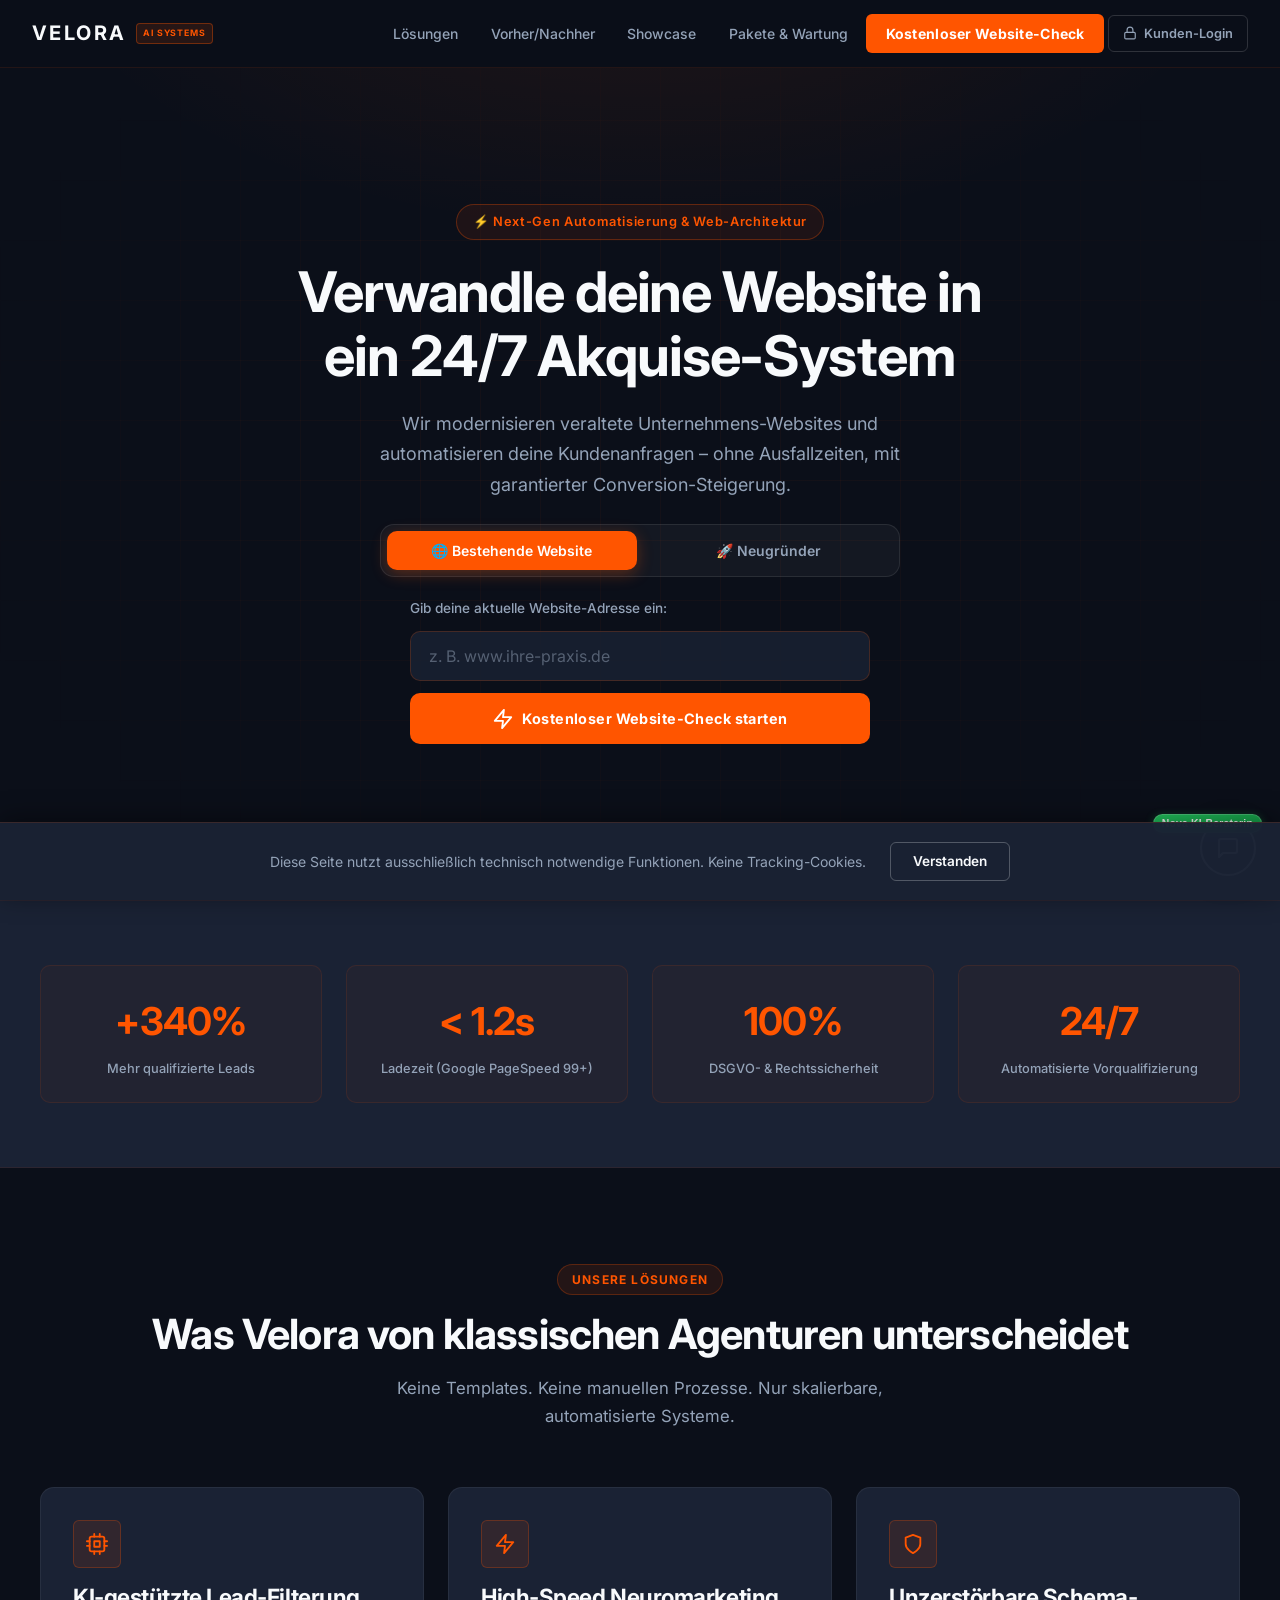
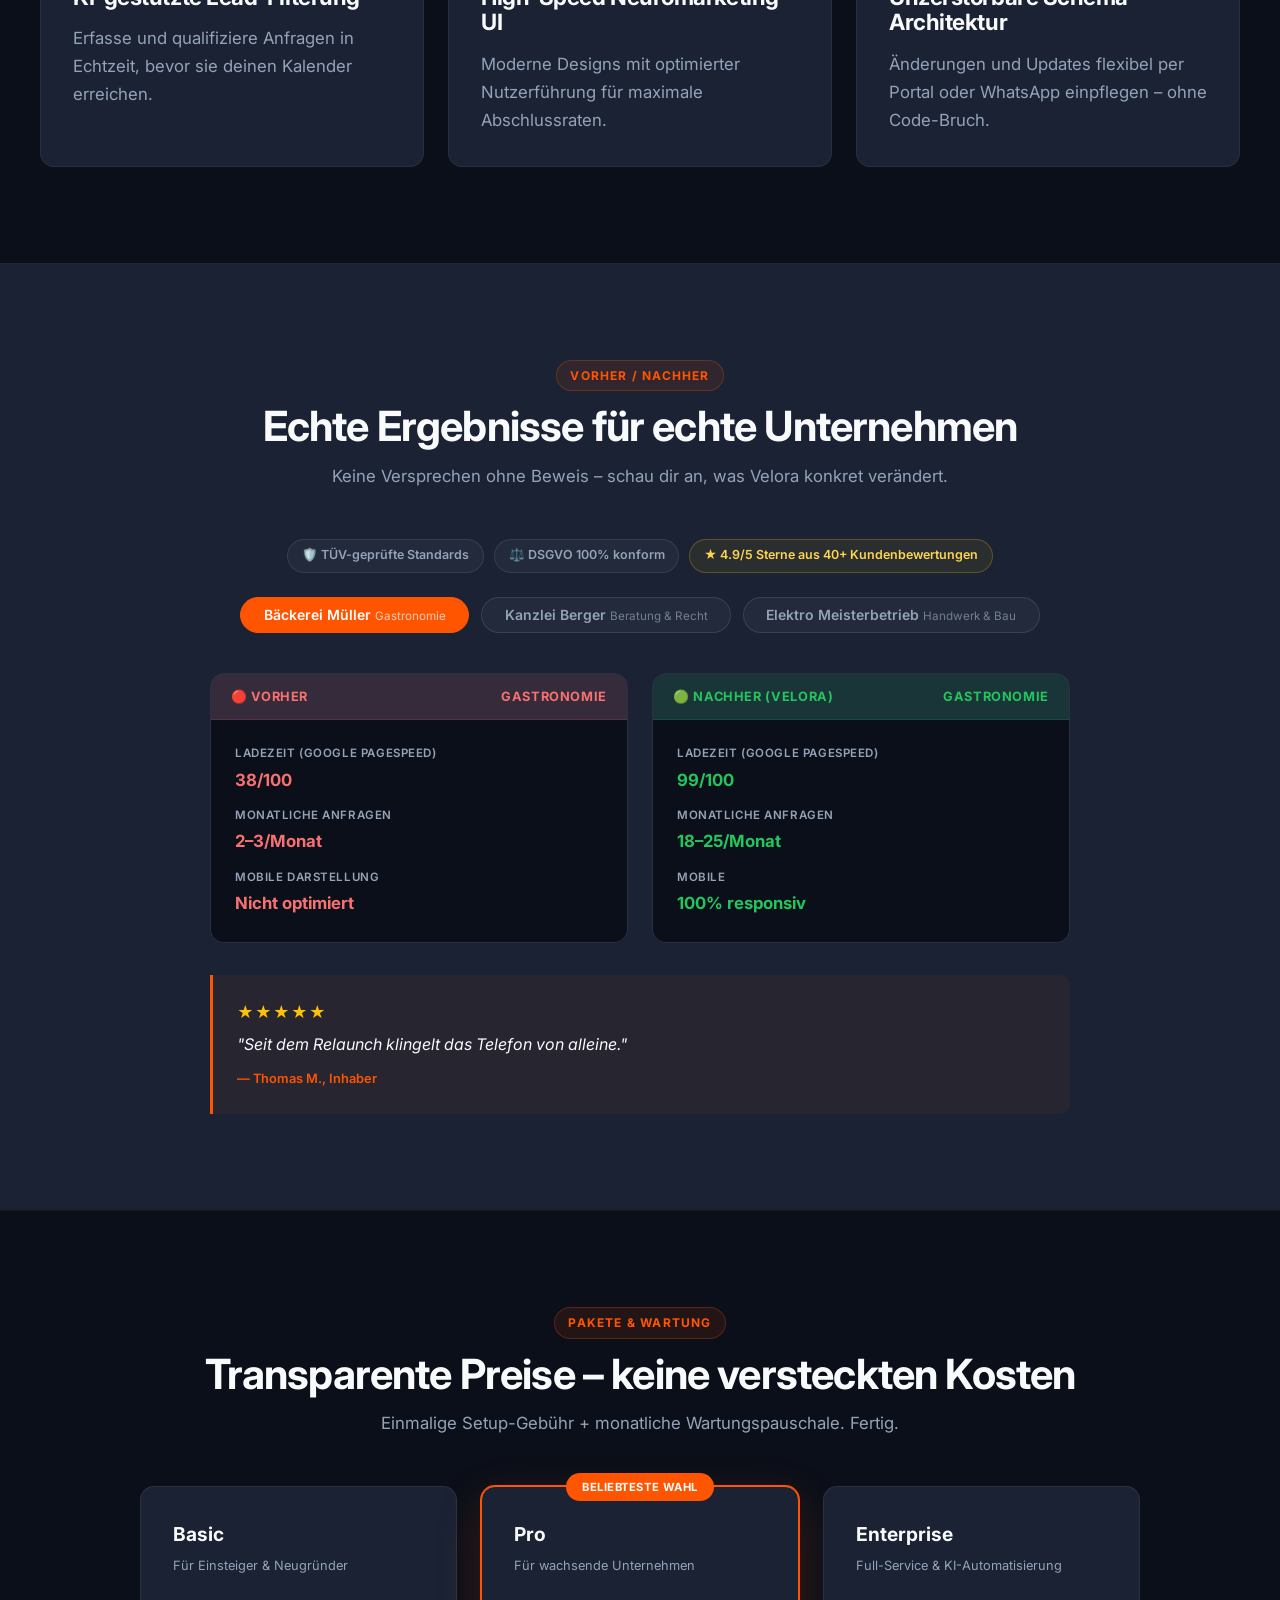
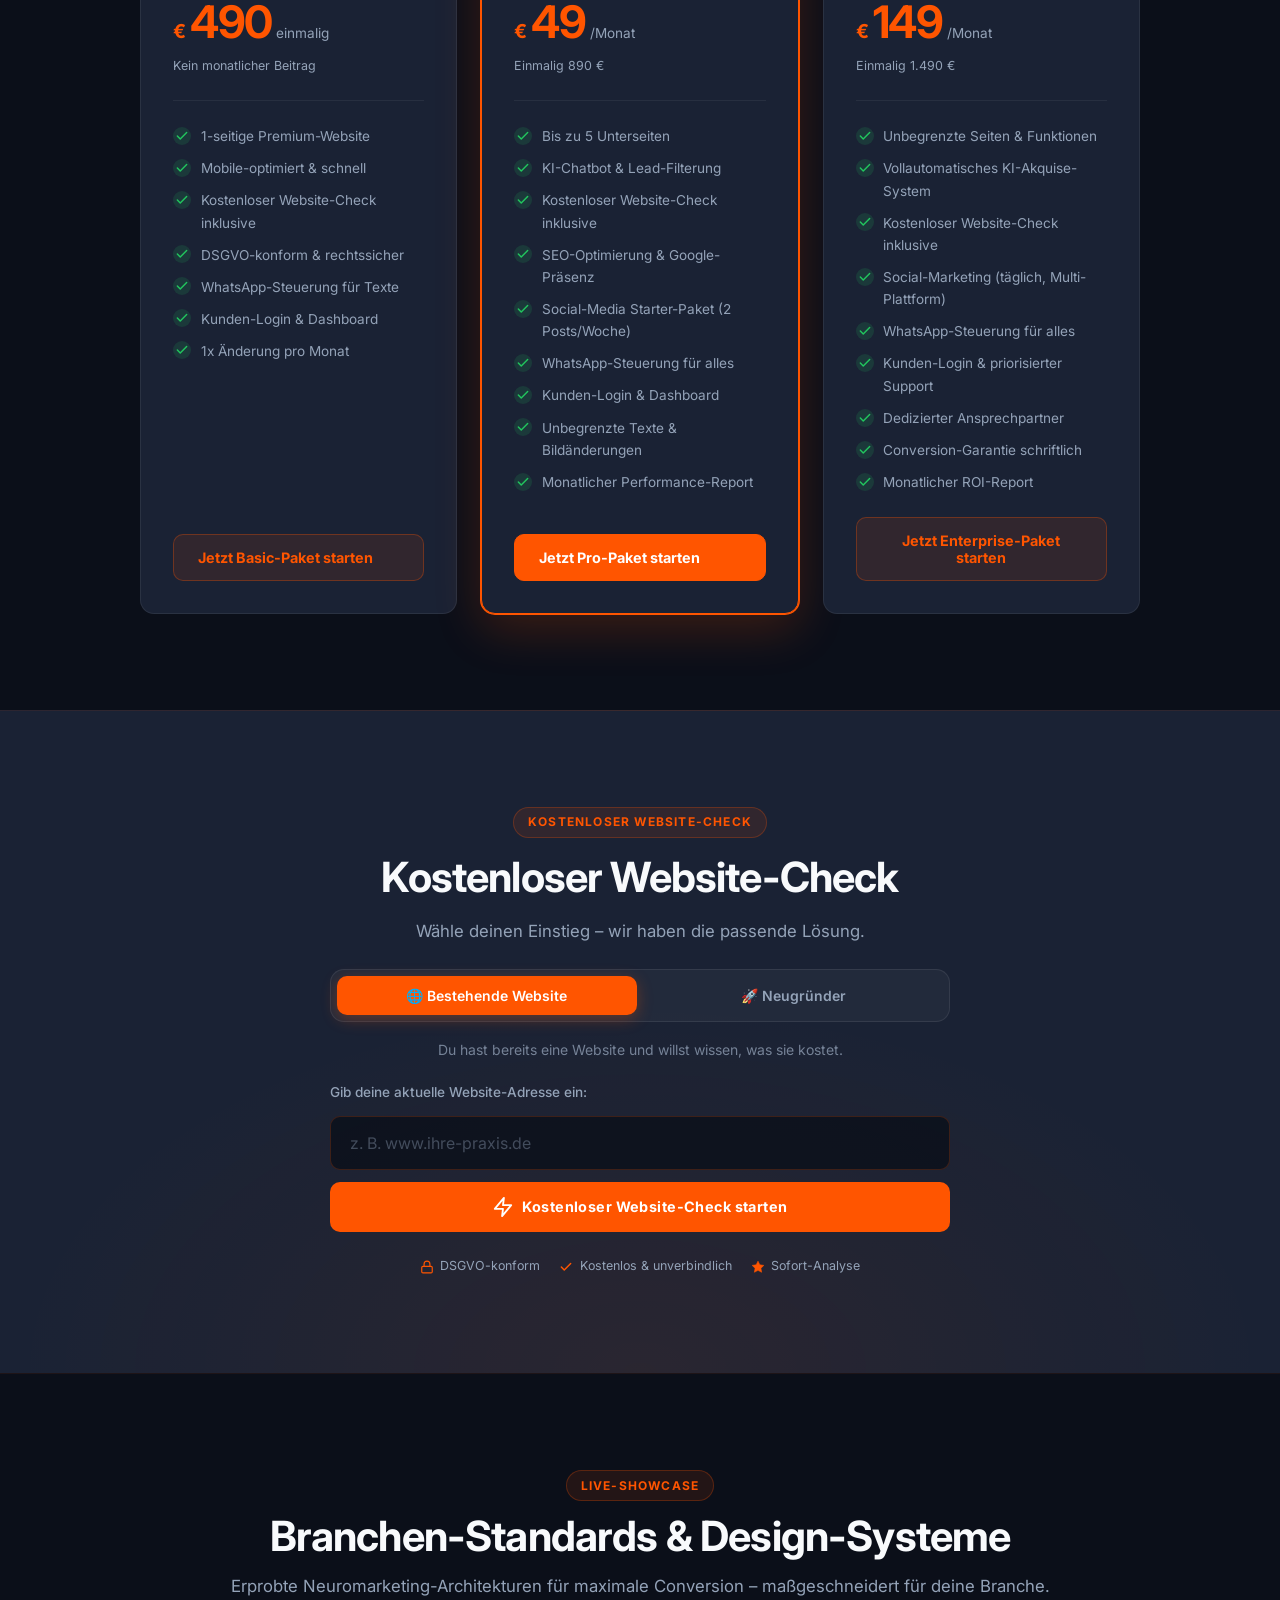
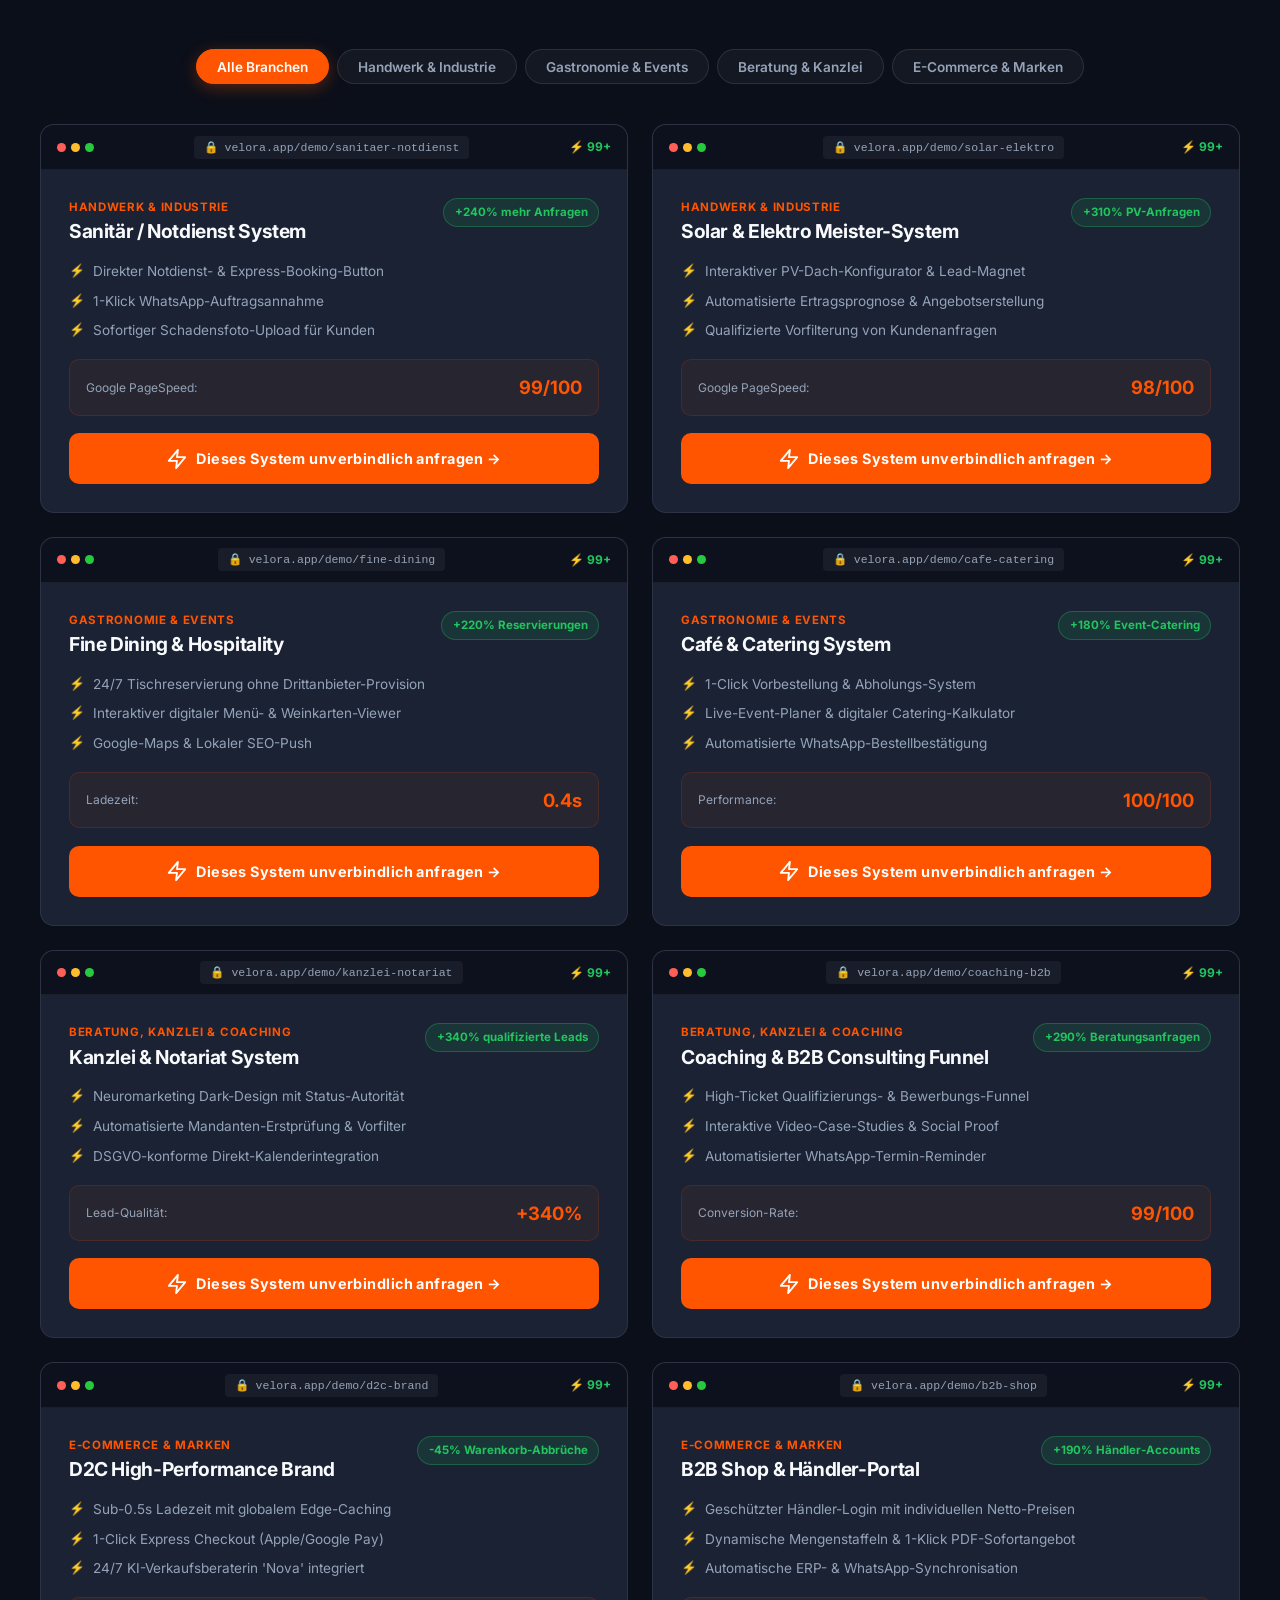
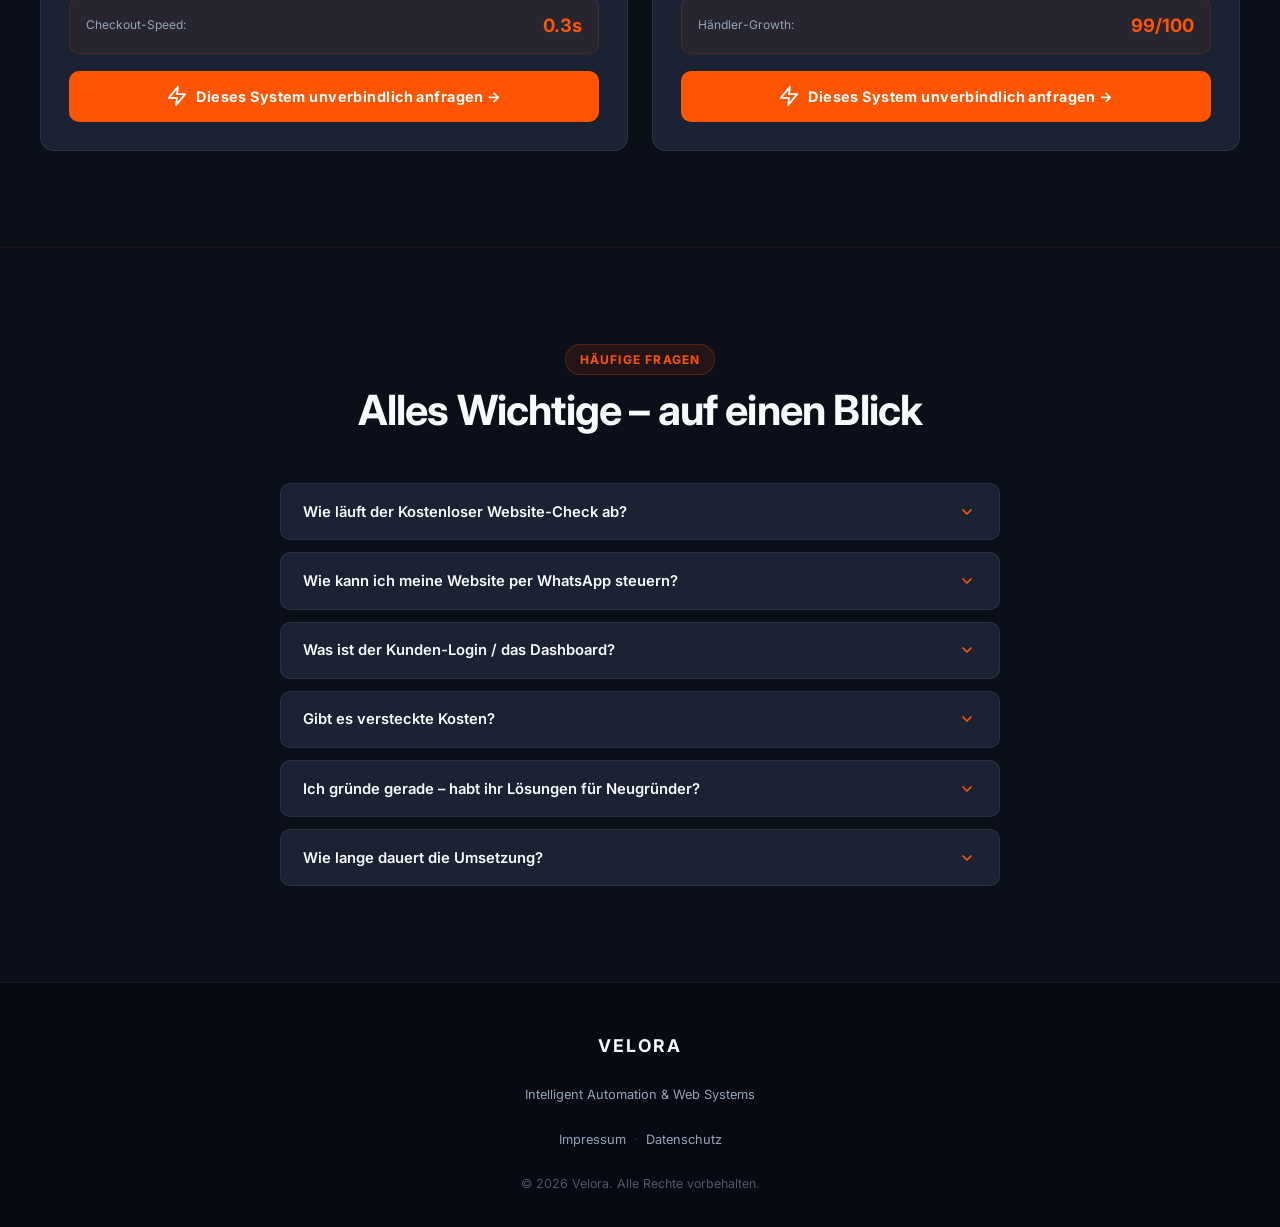
<file: index.html>
<!DOCTYPE html>
<html lang="de">

<head>
  <meta charset="UTF-8">
  <meta name="viewport" content="width=device-width, initial-scale=1.0">
  <title>Velora – Kostenloser Website-Check & KI-Webdesign-Agentur</title>
  <meta name="description"
    content="Velora modernisiert Websites und automatisiert Kundenanfragen – mit KI-gestützter Lead-Filterung. Kostenloser Website-Check für Speed, Mobile & SEO.">
  <meta name="robots" content="index, follow">
  <link rel="preconnect" href="https://fonts.googleapis.com">
  <link rel="preconnect" href="https://fonts.gstatic.com" crossorigin>
  <link rel="preload" href="https://fonts.googleapis.com/css2?family=Inter:wght@300;400;500;600;700&display=swap"
    as="style">
  <link href="https://fonts.googleapis.com/css2?family=Inter:wght@300;400;500;600;700&display=swap" rel="stylesheet"
    media="print" onload="this.media='all'">
  <noscript>
    <link href="https://fonts.googleapis.com/css2?family=Inter:wght@300;400;500;600;700&display=swap" rel="stylesheet">
  </noscript>
  <link rel="stylesheet" href="style.css">
</head>

<body>

  <!-- SLOT 1: Navbar -->
  <nav id="slot-navbar" class="navbar" role="navigation" aria-label="Hauptnavigation"></nav>

  <main>
    <!-- SLOT 2: Hero + 2-Wege-Funnel-Einstieg -->
    <header id="slot-hero" class="hero" role="banner"></header>

    <!-- SLOT 3: Social Proof / Metrics -->
    <section id="slot-metrics" class="metrics-section" aria-label="Leistungskennzahlen"></section>

    <!-- SLOT 4: Features / Lösungen -->
    <section id="slot-features" class="features-section" aria-label="Unsere Lösungen"></section>

    <!-- SLOT 4b: Vorher/Nachher Showcase -->
    <section id="slot-showcase" class="showcase-section" aria-label="Vorher/Nachher Vergleich"></section>

    <!-- SLOT 4c: Pakete & Preise -->
    <section id="slot-pricing" class="pricing-section" aria-label="Pakete und Preise"></section>

    <!-- SLOT 5: Kostenloser Website-Check / 2-Wege-Funnel -->
    <section id="slot-funnel" class="funnel-section" aria-label="Kostenloser Website-Check starten"></section>

    <!-- SLOT 5b: Live-Showcase & Template-Sektion -->
    <section id="slot-templates" class="templates-section" aria-label="Branchen-Standards & Design-Systeme"></section>

    <!-- SLOT 5c: FAQ -->
    <section id="slot-faq" class="faq-section" aria-label="Häufige Fragen"></section>
  </main>

  <!-- SLOT 6: Footer / Legal Hub -->
  <footer id="slot-footer" role="contentinfo"></footer>

  <!-- High-Converting Express-Anfragemodal -->
  <div id="inquiry-modal" class="inquiry-modal-overlay hidden" role="dialog" aria-modal="true"
    aria-labelledby="modal-headline">
    <div class="inquiry-modal-dialog">
      <button id="modal-close-btn" class="modal-close-btn" aria-label="Modal schließen" type="button">✕</button>

      <div class="modal-header">
        <span id="modal-pkg-badge" class="modal-pkg-badge">Ausgewählt: Pro Paket</span>
        <h3 id="modal-headline" class="modal-title">Kostenloses Strategiekonzept anfordern</h3>
        <p class="modal-subtitle">Wir analysieren deine Anforderungen und erstellen einen 100% maßgeschneiderten
          Umsetzungsplan.</p>
      </div>

      <form id="inquiry-form" class="modal-form" novalidate>
        <div class="modal-field">
          <label for="modal-name" class="modal-label">Dein Name oder Unternehmensname</label>
          <input type="text" id="modal-name" name="name" class="modal-input" placeholder="z. B. Dr. Markus Weber"
            required autocomplete="name">
        </div>

        <div class="modal-field">
          <label for="modal-phone" class="modal-label">
            WhatsApp / Mobilnummer
            <span class="modal-label-hint">⚡ Bevorzugter Express-Kanal</span>
          </label>
          <div class="modal-input-icon-wrap">
            <span class="modal-input-icon">📱</span>
            <input type="tel" id="modal-phone" name="phone" class="modal-input with-icon"
              placeholder="z. B. +49 171 2345678" required autocomplete="tel">
          </div>
        </div>

        <div class="modal-field">
          <label for="modal-email" class="modal-label">E-Mail-Adresse</label>
          <input type="email" id="modal-email" name="email" class="modal-input" placeholder="z. B. weber@unternehmen.de"
            required autocomplete="email">
        </div>

        <button type="submit" id="modal-submit-btn" class="btn-primary modal-submit-btn">
          <span>Kostenloses Strategiekonzept anfordern →</span>
        </button>

        <div class="modal-trust-line">
          <span>🔒 100% vertraulich</span>
          <span>·</span>
          <span>⚡ Antwort in unter 15 Min.</span>
          <span>·</span>
          <span>🤝 Keine Verkaufsmaschen</span>
        </div>
      </form>

      <div id="modal-success-state" class="modal-success hidden" aria-live="polite">
        <div class="modal-success-icon">✅</div>
        <h4>Anfrage erfolgreich eingegangen!</h4>
        <p id="modal-success-msg">Vielen Dank! Wir erstellen dein maßgeschneidertes Strategiekonzept und melden uns in
          weniger als 15 Minuten bei dir.</p>
        <a id="modal-wa-direct-btn" href="#" target="_blank" rel="noopener noreferrer"
          class="btn-secondary modal-wa-btn">
          <span>💬 Direkt auf WhatsApp chatten</span>
        </a>
      </div>
    </div>
  </div>

  <!-- Cookie Banner (JS-injiziert) -->
  <div id="cookie-banner" class="cookie-banner hidden" role="dialog" aria-label="Cookie-Hinweis">
    <p>Diese Seite nutzt ausschließlich technisch notwendige Funktionen. Keine Tracking-Cookies.</p>
    <button id="accept-cookies" class="btn-outline">Verstanden</button>
  </div>



  <!-- 24/7 Nova KI-Beraterin Chatbot Widget -->
  <div id="chatbot-widget" class="chatbot-widget" aria-label="Nova KI-Beraterin">
    <button id="chatbot-toggle" class="chatbot-toggle-btn" aria-expanded="false" aria-controls="chatbot-window">
      <svg xmlns="http://www.w3.org/2000/svg" width="24" height="24" viewBox="0 0 24 24" fill="none"
        stroke="currentColor" stroke-width="2" stroke-linecap="round" stroke-linejoin="round" aria-hidden="true">
        <path d="M21 15a2 2 0 0 1-2 2H7l-4 4V5a2 2 0 0 1 2-2h14a2 2 0 0 1 2 2z" />
      </svg>
      <span class="chatbot-badge">Nova KI-Beraterin</span>
    </button>
    <div id="chatbot-window" class="chatbot-window hidden" role="dialog" aria-label="Nova KI-Beraterin Chat">
      <!-- Mobiler Drag-Handle -->
      <div class="chatbot-drag-handle-wrap" id="chatbot-drag-handle-area" aria-hidden="true">
        <div class="chatbot-drag-handle"></div>
      </div>

      <div class="chatbot-header" id="chatbot-header">
        <div class="chatbot-header-info">
          <span class="chatbot-nova-name">⚡ Nova</span>
          <span class="chatbot-status">● Online – 24/7 KI-Beraterin</span>
        </div>
        <div style="display:flex;align-items:center;gap:0.5rem;">
          <button id="chatbot-mute" class="chatbot-mute-btn" type="button" aria-label="Ton aus"
            title="Ton ein/aus">🔊</button>
          <button id="chatbot-close" class="chatbot-close-btn" type="button" aria-label="Chat schließen"
            title="Chat schließen">✕</button>
        </div>
      </div>
      <div class="chatbot-body" id="chatbot-messages">
        <div class="chat-msg bot">
          <p>Hallo! Ich bin <strong>Nova</strong>, deine KI-Beraterin von Velora. Ich helfe dir bei Fragen zu Preisen,
            Website-Check, WhatsApp-Steuerung und mehr. Wie kann ich dir helfen?</p>
        </div>
        <div class="chatbot-quick-btns">
          <button class="quick-btn" data-query="Preise">💶 Preise</button>
          <button class="quick-btn" data-query="Website-Check">🔍 Website-Check</button>
          <button class="quick-btn" data-query="WhatsApp">📱 WhatsApp</button>
          <button class="quick-btn" data-query="Neugründer">🚀 Neugründer</button>
        </div>
      </div>
      <div class="chatbot-input-area">
        <label for="chatbot-input" class="visually-hidden">Deine Nachricht</label>
        <input type="text" id="chatbot-input" placeholder="Frage eingeben..." autocomplete="off" maxlength="300">
        <button id="chatbot-send" aria-label="Senden">
          <svg xmlns="http://www.w3.org/2000/svg" width="16" height="16" viewBox="0 0 24 24" fill="none"
            stroke="currentColor" stroke-width="2.5" stroke-linecap="round" stroke-linejoin="round" aria-hidden="true">
            <line x1="22" y1="2" x2="11" y2="13" />
            <polygon points="22 2 15 22 11 13 2 9 22 2" />
          </svg>
          Senden
        </button>
      </div>
    </div>
  </div>

  <script src="script.js" defer></script>
</body>

</html>
</file>
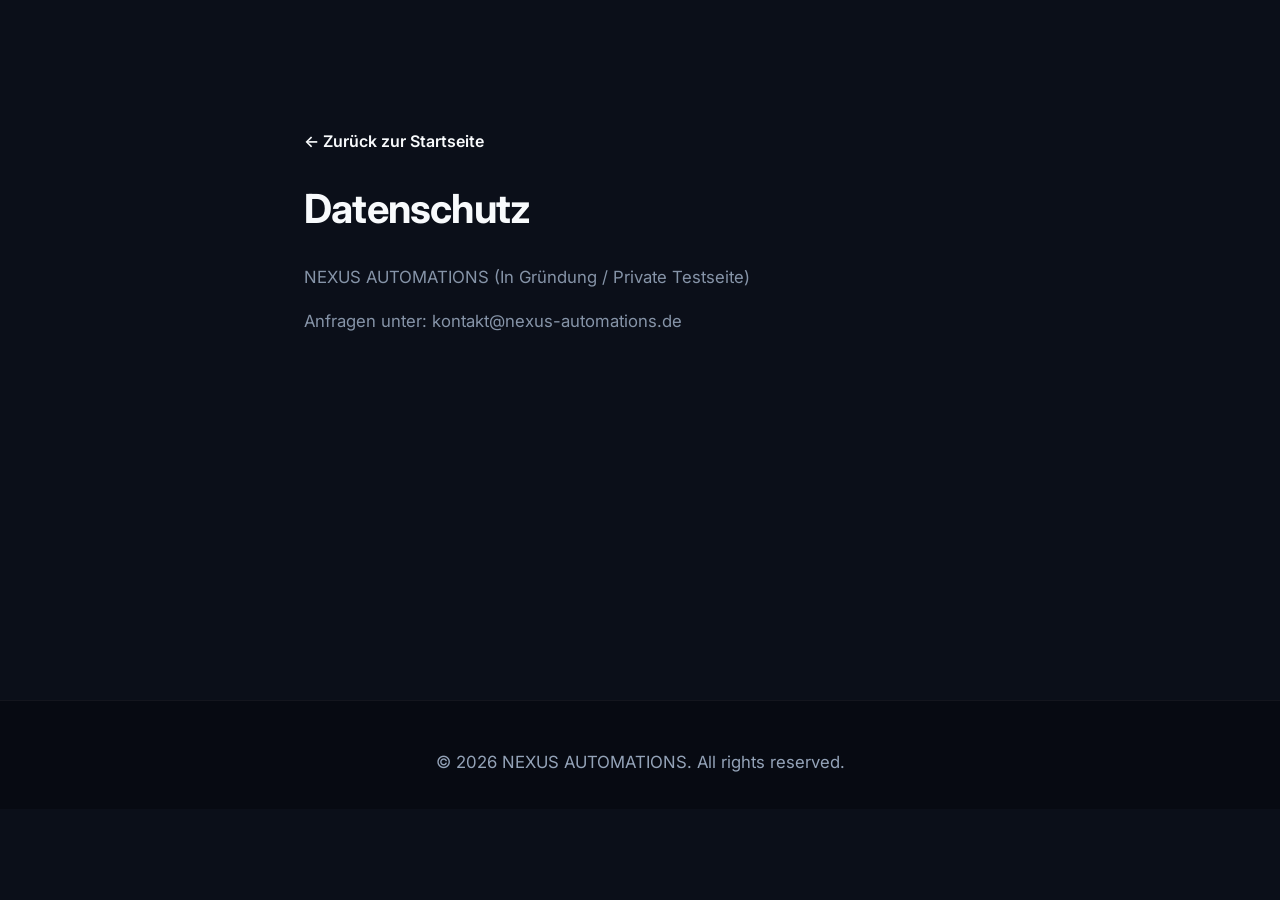
<file: datenschutz.html>
<!DOCTYPE html>
<html lang="de">
<head>
    <meta charset="UTF-8">
    <meta name="viewport" content="width=device-width, initial-scale=1.0">
    <title>Datenschutz | NEXUS AUTOMATIONS</title>
    <link rel="stylesheet" href="style.css">
    <link rel="preconnect" href="https://fonts.googleapis.com">
    <link rel="preconnect" href="https://fonts.gstatic.com" crossorigin>
    <link href="https://fonts.googleapis.com/css2?family=Inter:wght@300;400;600&family=Playfair+Display:wght@400;600&display=swap" rel="stylesheet">
    <style>
        .legal-content {
            padding: 8rem 5%;
            max-width: 800px;
            margin: 0 auto;
            min-height: calc(100vh - 200px);
        }
        .legal-content h1 {
            margin-bottom: 2rem;
            text-align: left;
            font-size: 2.5rem;
        }
        .legal-content p {
            margin-bottom: 1rem;
            opacity: 0.9;
        }
        .back-link {
            display: inline-block;
            margin-bottom: 2rem;
            color: var(--accent-color);
            text-decoration: none;
            font-weight: 600;
        }
    </style>
</head>
<body>
    <main>
        <section class="legal-content">
            <a href="index.html" class="back-link">&larr; Zurück zur Startseite</a>
            <h1>Datenschutz</h1>
            <p>NEXUS AUTOMATIONS (In Gründung / Private Testseite)</p>
            <p>Anfragen unter: <a href="mailto:kontakt@nexus-automations.de" style="color: var(--accent-color);">kontakt@nexus-automations.de</a></p>
        </section>
    </main>

    <footer>
        <p>&copy; 2026 NEXUS AUTOMATIONS. All rights reserved.</p>
    </footer>
</body>
</html>
</file>
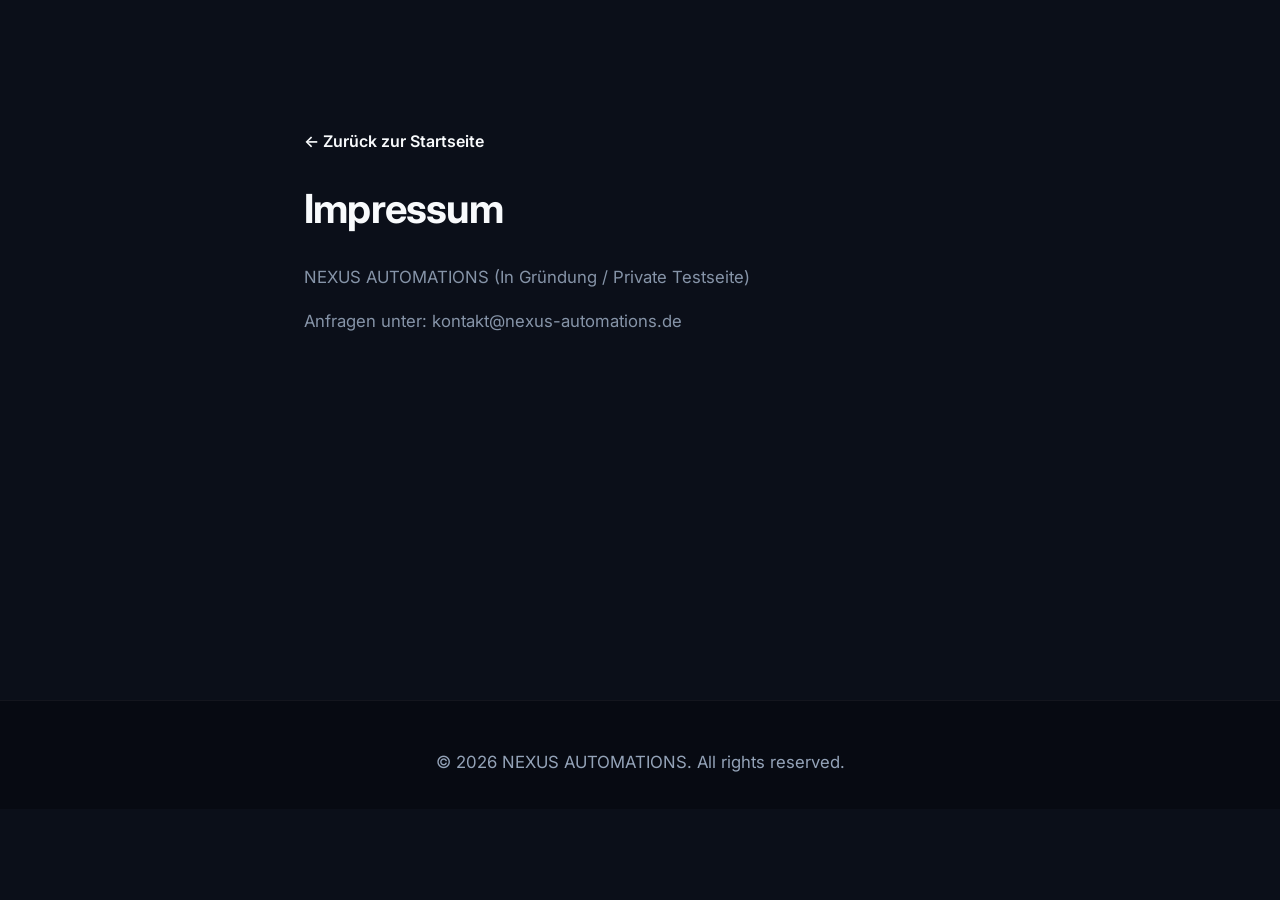
<file: impressum.html>
<!DOCTYPE html>
<html lang="de">
<head>
    <meta charset="UTF-8">
    <meta name="viewport" content="width=device-width, initial-scale=1.0">
    <title>Impressum | NEXUS AUTOMATIONS</title>
    <link rel="stylesheet" href="style.css">
    <link rel="preconnect" href="https://fonts.googleapis.com">
    <link rel="preconnect" href="https://fonts.gstatic.com" crossorigin>
    <link href="https://fonts.googleapis.com/css2?family=Inter:wght@300;400;600&family=Playfair+Display:wght@400;600&display=swap" rel="stylesheet">
    <style>
        .legal-content {
            padding: 8rem 5%;
            max-width: 800px;
            margin: 0 auto;
            min-height: calc(100vh - 200px);
        }
        .legal-content h1 {
            margin-bottom: 2rem;
            text-align: left;
            font-size: 2.5rem;
        }
        .legal-content p {
            margin-bottom: 1rem;
            opacity: 0.9;
        }
        .back-link {
            display: inline-block;
            margin-bottom: 2rem;
            color: var(--accent-color);
            text-decoration: none;
            font-weight: 600;
        }
    </style>
</head>
<body>
    <main>
        <section class="legal-content">
            <a href="index.html" class="back-link">&larr; Zurück zur Startseite</a>
            <h1>Impressum</h1>
            <p>NEXUS AUTOMATIONS (In Gründung / Private Testseite)</p>
            <p>Anfragen unter: <a href="mailto:kontakt@nexus-automations.de" style="color: var(--accent-color);">kontakt@nexus-automations.de</a></p>
        </section>
    </main>

    <footer>
        <p>&copy; 2026 NEXUS AUTOMATIONS. All rights reserved.</p>
    </footer>
</body>
</html>
</file>
<file: style.css>
/* ============================================================
   VELORA – style.css
   Engine-Datei: KEINE direkten Brand-Werte hier.
   Alle Tokens werden via :root CSS-Variablen aus script.js gesetzt.
   Rule 00: Layout IMMER flex-direction:column / width:100%
   Rule 02: 60-30-10 Neuromarketing Dark-Theme (Schwarz / Slate / Orange)

   MOBILE-FIRST (Modul-Schritt 1)
   • Breakpoint 767px: Hamburger-Menü, Floating-Zonen, Chatbot-Fullscreen
   • Breakpoint 480px: Kleine Screens, fluide clamp()-Werte
   • Floating-CTA: rechts-unten | Nova-Icon: links-unten — NO-OVERLAP
   • Chatbot: isoliertes Fullscreen-Modal auf Mobile (z-index 1200)
   ============================================================ */

/* ---------- RESET & BASE ---------- */
*,
*::before,
*::after {
  margin: 0;
  padding: 0;
  box-sizing: border-box;
}

html {
  scroll-behavior: smooth;
  font-size: 16px;
  /* Mobile-Unfreeze: immer scrollbar */
  overflow-y: auto;
}

body {
  background-color: var(--color-primary, #0B0F19);
  color: var(--color-text-primary, #F8FAFC);
  font-family: var(--font-family, 'Inter', sans-serif);
  line-height: 1.65;
  overflow-x: hidden;
  /* Mobile-Unfreeze: kein globaler overflow-hidden ausser explizit gesetzt */
  overflow-y: auto;
  -webkit-font-smoothing: antialiased;
  -moz-osx-font-smoothing: grayscale;
  text-rendering: optimizeLegibility;
}

/* Gestochen scharfe Lesbarkeit: KEIN Blur auf Hauptstrukturen */
body,
header,
main,
#slot-hero,
.hero,
.navbar,
footer,
section {
  backdrop-filter: none !important;
  -webkit-backdrop-filter: none !important;
  filter: none !important;
}

/* ---------- TYPOGRAPHY ---------- */
h1,
h2,
h3,
h4 {
  font-weight: var(--heading-weight, 700);
  line-height: 1.15;
  letter-spacing: -0.02em;
}

h1 {
  font-size: clamp(2rem, 5vw, 3.5rem);
}

h2 {
  font-size: clamp(1.6rem, 3.5vw, 2.6rem);
}

h3 {
  font-size: clamp(1.1rem, 2.5vw, 1.4rem);
}

p {
  font-size: clamp(0.95rem, 2vw, 1.05rem);
  color: var(--color-text-secondary, #94A3B8);
  word-break: break-word;
}

a {
  color: var(--color-accent, #FF5500);
  text-decoration: none;
  transition: opacity 0.2s ease;
}

a:hover {
  opacity: 0.8;
}

/* ---------- UTILITY ---------- */
.hidden {
  display: none !important;
}

.visually-hidden {
  position: absolute;
  width: 1px;
  height: 1px;
  margin: -1px;
  overflow: hidden;
  clip: rect(0, 0, 0, 0);
  white-space: nowrap;
  border: 0;
}

.container {
  width: 100%;
  max-width: var(--container-width, 1200px);
  margin: 0 auto;
  padding: 0 1.5rem;
}

/* ---------- SLOT 1: NAVBAR ---------- */
.navbar {
  position: fixed;
  top: 0;
  left: 0;
  right: 0;
  z-index: 900;
  display: flex;
  align-items: center;
  justify-content: space-between;
  padding: 0 2rem;
  height: 68px;
  background: rgba(11, 15, 25, 0.98);
  border-bottom: 1px solid color-mix(in srgb, var(--color-accent, #FF5500) 10%, transparent);
  transition: background 0.3s ease;
}

.navbar.scrolled {
  background: rgba(11, 15, 25, 0.98);
  box-shadow: 0 4px 30px rgba(0, 0, 0, 0.5);
}

/* Logo */
.navbar-logo {
  display: flex;
  align-items: center;
  gap: 0.6rem;
  text-decoration: none;
}

.logo-text {
  font-size: 1.25rem;
  font-weight: 700;
  letter-spacing: 0.12em;
  color: var(--color-text-primary, #F8FAFC);
}

.logo-badge {
  font-size: 0.55rem;
  font-weight: 700;
  letter-spacing: 0.1em;
  color: var(--color-accent, #FF5500);
  background: rgba(255, 85, 0, 0.12);
  border: 1px solid rgba(255, 85, 0, 0.35);
  padding: 2px 6px;
  border-radius: 4px;
  white-space: nowrap;
}

/* Nav links */
.navbar-nav {
  display: flex;
  align-items: center;
  gap: 0.25rem;
  list-style: none;
}

.nav-item a {
  display: block;
  padding: 0.5rem 0.9rem;
  font-size: 0.875rem;
  font-weight: 500;
  color: var(--color-text-secondary, #94A3B8);
  border-radius: var(--radius-sm, 6px);
  transition: color 0.2s, background 0.2s;
}

.nav-item a:hover {
  color: var(--color-text-primary, #F8FAFC);
  background: rgba(255, 255, 255, 0.05);
  opacity: 1;
}

/* Nav CTA – Orange */
.nav-item.is-cta a {
  background: var(--color-accent, #FF5500);
  color: #fff !important;
  font-weight: 700;
  padding: 0.5rem 1.2rem;
  border-radius: var(--radius-sm, 6px);
  letter-spacing: 0.02em;
  transition: background 0.2s, transform 0.15s, box-shadow 0.2s;
}

.nav-item.is-cta a:hover {
  background: var(--color-accent-hover, #E04B00);
  transform: translateY(-1px);
  box-shadow: 0 4px 16px rgba(255, 85, 0, 0.4);
  opacity: 1;
}

/* Portal-Login Button */
.nav-item.is-portal-link a {
  display: flex;
  align-items: center;
  gap: 0.4rem;
  font-size: 0.8rem;
  font-weight: 600;
  color: var(--color-text-secondary, #94A3B8) !important;
  border: 1px solid rgba(255, 255, 255, 0.15);
  border-radius: var(--radius-sm, 6px);
  padding: 0.45rem 0.9rem;
  transition: border-color 0.2s, color 0.2s;
}

.nav-item.is-portal-link a:hover {
  border-color: var(--color-accent, #FF5500);
  color: var(--color-text-primary, #F8FAFC) !important;
  opacity: 1;
}

/* ---------- SLOT 2: HERO ---------- */
.hero {
  position: relative;
  min-height: 100vh;
  display: flex;
  align-items: center;
  justify-content: center;
  padding: 8rem 1.5rem 5rem;
  overflow: hidden;
  background: radial-gradient(ellipse 80% 60% at 50% -10%, rgba(255, 85, 0, 0.10) 0%, transparent 60%),
    var(--color-primary, #0B0F19);
}

/* Animated grid */
.hero::before {
  content: '';
  position: absolute;
  inset: 0;
  background-image:
    linear-gradient(rgba(255, 85, 0, 0.04) 1px, transparent 1px),
    linear-gradient(90deg, rgba(255, 85, 0, 0.04) 1px, transparent 1px);
  background-size: 60px 60px;
  mask-image: radial-gradient(ellipse at center, black 30%, transparent 80%);
  -webkit-mask-image: radial-gradient(ellipse at center, black 30%, transparent 80%);
  pointer-events: none;
}

.hero-inner {
  position: relative;
  z-index: 1;
  width: 100%;
  max-width: 780px;
  text-align: center;
  display: flex;
  flex-direction: column;
  align-items: center;
  gap: 1.25rem;
  animation: heroFadeUp 0.6s ease both;
}

.hero-badge {
  display: inline-flex;
  align-items: center;
  gap: 0.5rem;
  font-size: 0.8rem;
  font-weight: 600;
  letter-spacing: 0.05em;
  color: var(--color-accent, #FF5500);
  background: rgba(255, 85, 0, 0.08);
  border: 1px solid rgba(255, 85, 0, 0.3);
  padding: 0.4rem 1rem;
  border-radius: 999px;
}

.hero-headline {
  color: var(--color-text-primary, #F8FAFC);
  max-width: 700px;
}

.hero-headline em {
  font-style: normal;
  color: var(--color-accent, #FF5500);
}

.hero-subheadline {
  max-width: 580px;
  font-size: clamp(1rem, 2vw, 1.125rem);
  color: var(--color-text-secondary, #94A3B8);
  line-height: 1.7;
}

/* Hero 2-Wege-Funnel Tabs */
.hero-tabs {
  display: flex;
  width: 100%;
  max-width: 520px;
  background: rgba(255, 255, 255, 0.04);
  border: 1px solid rgba(255, 255, 255, 0.09);
  border-radius: var(--radius-lg, 14px);
  padding: 0.35rem;
  gap: 0.35rem;
  margin-top: 0.25rem;
}

.hero-tab-btn {
  flex: 1;
  display: flex;
  align-items: center;
  justify-content: center;
  gap: 0.5rem;
  padding: 0.7rem 1rem;
  font-family: inherit;
  font-size: 0.875rem;
  font-weight: 600;
  background: transparent;
  border: none;
  border-radius: var(--radius-md, 10px);
  color: var(--color-text-secondary, #94A3B8);
  cursor: pointer;
  transition: all 0.2s ease;
}

.hero-tab-btn.active {
  background: var(--color-accent, #FF5500);
  color: #fff;
  box-shadow: 0 4px 16px rgba(255, 85, 0, 0.3);
}

.hero-tab-btn:not(.active):hover {
  background: rgba(255, 255, 255, 0.06);
  color: var(--color-text-primary, #F8FAFC);
}

.hero-tab-content {
  display: none;
  width: 100%;
  max-width: 540px;
  animation: heroFadeUp 0.3s ease both;
}

.hero-tab-content.active {
  display: flex;
  flex-direction: column;
  align-items: center;
  width: 100%;
}

.hero-founder-wrapper {
  display: flex;
  flex-direction: column;
  width: 100%;
  gap: 0.75rem;
}

.hero-founder-desc {
  font-size: 0.875rem;
  color: var(--color-text-secondary, #94A3B8);
  text-align: center;
}

/* Hero CTA buttons (Rule 00: vertikal gestapelt auf Mobile) */
.hero-cta-group {
  display: flex;
  flex-direction: column;
  width: 100%;
  max-width: 420px;
  gap: 0.75rem;
  align-items: stretch;
}

@media (min-width: 480px) {
  .hero-cta-group {
    flex-direction: row;
    justify-content: center;
    max-width: none;
    width: auto;
  }
}

/* Hero Lead-Form (Rule 00: vertikal) */
.hero-form {
  display: flex;
  flex-direction: column;
  width: 100%;
  max-width: 460px;
  gap: 0.75rem;
}

.hero-form-label {
  text-align: left;
  font-size: 0.85rem;
  font-weight: 500;
  color: var(--color-text-secondary, #94A3B8);
}

.hero-form-input {
  width: 100%;
  box-sizing: border-box;
  padding: 0.875rem 1.1rem;
  background: rgba(26, 34, 52, 0.8);
  border: 1px solid rgba(255, 85, 0, 0.2);
  border-radius: var(--radius-md, 10px);
  color: var(--color-text-primary, #F8FAFC);
  font-family: inherit;
  font-size: 1rem;
  transition: border-color 0.25s, box-shadow 0.25s;
}

.hero-form-input::placeholder {
  color: rgba(148, 163, 184, 0.5);
}

.hero-form-input:focus {
  outline: none;
  border-color: var(--color-accent, #FF5500);
  box-shadow: 0 0 0 3px rgba(255, 85, 0, 0.12);
}

.hero-form-input.error {
  border-color: #f87171;
  box-shadow: 0 0 0 3px rgba(248, 113, 113, 0.12);
}

.hero-form-error {
  font-size: 0.8rem;
  color: #f87171;
  text-align: left;
  display: none;
}

.hero-form-error.visible {
  display: block;
}

/* ---------- BUTTONS ---------- */
.btn-primary {
  display: inline-flex;
  align-items: center;
  justify-content: center;
  gap: 0.5rem;
  padding: 0.9rem 1.8rem;
  background: var(--color-accent, #FF5500);
  color: #fff;
  font-family: inherit;
  font-size: 0.9rem;
  font-weight: 700;
  letter-spacing: 0.03em;
  border: none;
  border-radius: var(--radius-md, 10px);
  cursor: pointer;
  transition: background 0.2s, transform 0.15s, box-shadow 0.2s;
  white-space: nowrap;
  width: 100%;
  box-sizing: border-box;
}

.btn-primary:hover {
  background: var(--color-accent-hover, #E04B00);
  transform: translateY(-2px);
  box-shadow: 0 8px 24px rgba(255, 85, 0, 0.35);
  opacity: 1;
}

.btn-primary:active {
  transform: translateY(0);
}

.btn-primary:disabled {
  opacity: 0.6;
  cursor: not-allowed;
  transform: none;
}

.btn-secondary {
  display: inline-flex;
  align-items: center;
  justify-content: center;
  gap: 0.5rem;
  padding: 0.9rem 1.8rem;
  background: transparent;
  color: var(--color-text-primary, #F8FAFC);
  font-family: inherit;
  font-size: 0.9rem;
  font-weight: 600;
  letter-spacing: 0.03em;
  border: 1px solid rgba(248, 250, 252, 0.2);
  border-radius: var(--radius-md, 10px);
  cursor: pointer;
  transition: border-color 0.2s, background 0.2s;
  white-space: nowrap;
  width: 100%;
  box-sizing: border-box;
}

.btn-secondary:hover {
  border-color: rgba(248, 250, 252, 0.5);
  background: rgba(255, 255, 255, 0.05);
  opacity: 1;
}

.btn-outline {
  display: inline-flex;
  align-items: center;
  justify-content: center;
  padding: 0.65rem 1.4rem;
  background: transparent;
  color: var(--color-text-primary, #F8FAFC);
  font-family: inherit;
  font-size: 0.85rem;
  font-weight: 600;
  border: 1px solid rgba(248, 250, 252, 0.25);
  border-radius: var(--radius-sm, 6px);
  cursor: pointer;
  transition: all 0.2s;
}

.btn-outline:hover {
  background: rgba(255, 255, 255, 0.08);
  border-color: rgba(248, 250, 252, 0.5);
  opacity: 1;
}

/* ---------- SLOT 3: METRICS ---------- */
.metrics-section {
  padding: 4rem 1.5rem;
  background: var(--color-secondary, #1A2234);
  border-top: 1px solid rgba(255, 85, 0, 0.08);
  border-bottom: 1px solid rgba(255, 85, 0, 0.08);
  transform: translateZ(0);
  contain: content;
}

.metrics-grid {
  display: grid;
  grid-template-columns: repeat(2, 1fr);
  gap: 1.5rem;
  max-width: var(--container-width, 1200px);
  margin: 0 auto;
}

@media (min-width: 640px) {
  .metrics-grid {
    grid-template-columns: repeat(4, 1fr);
  }
}

.metric-card {
  display: flex;
  flex-direction: column;
  align-items: center;
  text-align: center;
  gap: 0.4rem;
  padding: 1.5rem 1rem;
  border-radius: var(--radius-md, 10px);
  background: rgba(255, 85, 0, 0.04);
  border: 1px solid rgba(255, 85, 0, 0.1);
  transition: transform 0.3s, border-color 0.3s;
  opacity: 0;
  transform: translateY(20px);
}

.metric-card.visible {
  opacity: 1;
  transform: translateY(0);
  transition: opacity 0.6s ease, transform 0.6s ease, border-color 0.3s;
}

.metric-card:hover {
  border-color: rgba(255, 85, 0, 0.3);
  transform: translateY(-4px);
}

.metric-value {
  font-size: clamp(1.6rem, 4vw, 2.4rem);
  font-weight: 700;
  color: var(--color-accent, #FF5500);
  letter-spacing: -0.02em;
}

.metric-label {
  font-size: 0.8rem;
  font-weight: 500;
  color: var(--color-text-secondary, #94A3B8);
  line-height: 1.4;
}

/* ---------- SLOT 4: FEATURES / SOLUTIONS ---------- */
.features-section {
  padding: 6rem 1.5rem;
  background: var(--color-primary, #0B0F19);
  transform: translateZ(0);
  contain: content;
}

.features-header {
  text-align: center;
  margin-bottom: 3.5rem;
  display: flex;
  flex-direction: column;
  align-items: center;
  gap: 1rem;
}

.features-header h2 {
  color: var(--color-text-primary, #F8FAFC);
}

.features-header p {
  max-width: 560px;
}

.features-grid {
  display: grid;
  grid-template-columns: 1fr;
  gap: 1.5rem;
  max-width: var(--container-width, 1200px);
  margin: 0 auto;
}

@media (min-width: 640px) {
  .features-grid {
    grid-template-columns: repeat(3, 1fr);
  }
}

.feature-card {
  display: flex;
  flex-direction: column;
  gap: 1rem;
  padding: 2rem;
  background: var(--color-secondary, #1A2234);
  border: 1px solid rgba(255, 255, 255, 0.06);
  border-radius: var(--radius-lg, 14px);
  transition: border-color 0.3s, transform 0.3s, box-shadow 0.3s;
  opacity: 0;
  transform: translateY(24px);
}

.feature-card.visible {
  opacity: 1;
  transform: translateY(0);
  transition: opacity 0.7s ease, transform 0.7s ease, border-color 0.3s, box-shadow 0.3s;
}

.feature-card:hover {
  border-color: rgba(255, 85, 0, 0.25);
  transform: translateY(-5px);
  box-shadow: 0 16px 40px rgba(0, 0, 0, 0.3);
}

.feature-icon {
  width: 48px;
  height: 48px;
  display: flex;
  align-items: center;
  justify-content: center;
  background: rgba(255, 85, 0, 0.1);
  border: 1px solid rgba(255, 85, 0, 0.25);
  border-radius: var(--radius-sm, 6px);
  color: var(--color-accent, #FF5500);
  flex-shrink: 0;
}

.feature-icon svg {
  width: 22px;
  height: 22px;
}

.feature-card h3 {
  color: var(--color-text-primary, #F8FAFC);
}

/* ---------- SLOT 4b: SHOWCASE (Vorher/Nachher) ---------- */
.showcase-section {
  padding: 6rem 1.5rem;
  background: var(--color-secondary, #1A2234);
  border-top: 1px solid rgba(255, 85, 0, 0.07);
}

.section-header {
  text-align: center;
  margin-bottom: 3rem;
  display: flex;
  flex-direction: column;
  align-items: center;
  gap: 0.75rem;
}

.section-header h2 {
  color: var(--color-text-primary, #F8FAFC);
}

.section-label {
  display: inline-block;
  font-size: 0.75rem;
  font-weight: 700;
  letter-spacing: 0.1em;
  text-transform: uppercase;
  color: var(--color-accent, #FF5500);
  background: rgba(255, 85, 0, 0.1);
  border: 1px solid rgba(255, 85, 0, 0.25);
  padding: 0.3rem 0.85rem;
  border-radius: 999px;
}

/* Showcase Tabs */
.showcase-trust-bar {
  display: flex;
  align-items: center;
  justify-content: center;
  gap: 0.65rem;
  flex-wrap: wrap;
  margin: 1.25rem auto 1.5rem;
  max-width: 800px;
}

.showcase-trust-pill {
  display: inline-flex;
  align-items: center;
  gap: 0.4rem;
  padding: 0.35rem 0.85rem;
  background: rgba(255, 255, 255, 0.04);
  border: 1px solid rgba(255, 255, 255, 0.09);
  border-radius: 999px;
  font-size: 0.78rem;
  font-weight: 600;
  color: var(--color-text-secondary, #94A3B8);
}

.showcase-trust-pill.gold {
  background: rgba(255, 193, 7, 0.08);
  border-color: rgba(255, 193, 7, 0.25);
  color: #FFD54F;
}

.showcase-tabs {
  display: flex;
  justify-content: center;
  gap: 0.75rem;
  flex-wrap: wrap;
  margin-bottom: 2.5rem;
}

.showcase-tab-btn {
  padding: 0.55rem 1.4rem;
  font-family: inherit;
  font-size: 0.875rem;
  font-weight: 600;
  background: rgba(255, 255, 255, 0.04);
  border: 1px solid rgba(255, 255, 255, 0.1);
  border-radius: 999px;
  color: var(--color-text-secondary, #94A3B8);
  cursor: pointer;
  transition: all 0.2s;
}

.showcase-tab-btn.active,
.showcase-tab-btn:hover {
  background: var(--color-accent, #FF5500);
  border-color: var(--color-accent, #FF5500);
  color: #fff;
}

/* Showcase Slide */
.showcase-slide {
  display: none;
  max-width: 860px;
  margin: 0 auto;
  animation: heroFadeUp 0.4s ease both;
}

.showcase-slide.active {
  display: block;
}

.showcase-compare {
  display: grid;
  grid-template-columns: 1fr 1fr;
  gap: 1.5rem;
}

@media (max-width: 640px) {
  .showcase-compare {
    grid-template-columns: 1fr;
  }
}

.showcase-card {
  border-radius: var(--radius-lg, 14px);
  overflow: hidden;
  border: 1px solid rgba(255, 255, 255, 0.07);
}

.showcase-card-header {
  padding: 0.75rem 1.25rem;
  font-size: 0.8rem;
  font-weight: 700;
  letter-spacing: 0.05em;
  text-transform: uppercase;
  display: flex;
  align-items: center;
  justify-content: space-between;
}

.showcase-card-header.before {
  background: rgba(248, 113, 113, 0.12);
  color: #f87171;
  border-bottom: 1px solid rgba(248, 113, 113, 0.15);
}

.showcase-card-header.after {
  background: rgba(34, 197, 94, 0.12);
  color: #22c55e;
  border-bottom: 1px solid rgba(34, 197, 94, 0.15);
}

.showcase-card-body {
  padding: 1.5rem;
  background: var(--color-primary, #0B0F19);
  display: flex;
  flex-direction: column;
  gap: 0.75rem;
}

.showcase-stat {
  display: flex;
  flex-direction: column;
  gap: 0.2rem;
}

.showcase-stat-label {
  font-size: 0.72rem;
  font-weight: 600;
  letter-spacing: 0.05em;
  text-transform: uppercase;
  color: var(--color-text-secondary, #94A3B8);
}

.showcase-stat-value {
  font-size: 1.05rem;
  font-weight: 700;
  color: var(--color-text-primary, #F8FAFC);
}

.showcase-stat-value.bad {
  color: #f87171;
}

.showcase-stat-value.good {
  color: #22c55e;
}

/* Speed bar */
.speed-bar-wrap {
  width: 100%;
  height: 6px;
  background: rgba(255, 255, 255, 0.08);
  border-radius: 999px;
  overflow: hidden;
}

.speed-bar {
  height: 100%;
  border-radius: 999px;
  transition: width 1s ease;
}

.speed-bar.bad {
  background: #f87171;
}

.speed-bar.good {
  background: #22c55e;
}

.showcase-quote {
  margin-top: 2rem;
  padding: 1.5rem;
  background: rgba(255, 85, 0, 0.06);
  border-left: 3px solid var(--color-accent, #FF5500);
  border-radius: 0 var(--radius-md, 10px) var(--radius-md, 10px) 0;
  max-width: 860px;
  margin-left: auto;
  margin-right: auto;
}

.showcase-quote p {
  font-size: 1rem;
  font-style: italic;
  color: var(--color-text-primary, #F8FAFC);
  margin-bottom: 0.4rem;
}

.showcase-quote cite {
  font-size: 0.8rem;
  color: var(--color-accent, #FF5500);
  font-style: normal;
  font-weight: 600;
}

/* ---------- SLOT 4c: PRICING ---------- */
.pricing-section {
  padding: 6rem 1.5rem;
  background: var(--color-primary, #0B0F19);
  border-top: 1px solid rgba(255, 85, 0, 0.07);
}

.pricing-grid {
  display: grid;
  grid-template-columns: 1fr;
  gap: 1.5rem;
  max-width: 1000px;
  margin: 0 auto;
}

@media (min-width: 720px) {
  .pricing-grid {
    grid-template-columns: repeat(3, 1fr);
  }
}

.pricing-card {
  position: relative;
  display: flex;
  flex-direction: column;
  padding: 2rem;
  background: var(--color-secondary, #1A2234);
  border: 1px solid rgba(255, 255, 255, 0.07);
  border-radius: var(--radius-lg, 14px);
  transition: transform 0.3s, box-shadow 0.3s;
  opacity: 0;
  transform: translateY(24px);
}

.pricing-card.visible {
  opacity: 1;
  transform: translateY(0);
  transition: opacity 0.5s ease, transform 0.5s ease, border-color 0.3s, box-shadow 0.3s;
}

.pricing-card:hover {
  transform: translateY(-5px);
  box-shadow: 0 20px 50px rgba(0, 0, 0, 0.3);
}

.pricing-card.highlighted {
  border-color: var(--color-accent, #FF5500);
  box-shadow: 0 0 0 1px var(--color-accent, #FF5500), 0 16px 48px rgba(255, 85, 0, 0.2);
}

.pricing-badge {
  position: absolute;
  top: -14px;
  left: 50%;
  transform: translateX(-50%);
  background: var(--color-accent, #FF5500);
  color: #fff;
  font-size: 0.7rem;
  font-weight: 700;
  letter-spacing: 0.05em;
  text-transform: uppercase;
  padding: 0.3rem 1rem;
  border-radius: 999px;
  white-space: nowrap;
}

.pricing-name {
  font-size: 1.2rem;
  font-weight: 700;
  color: var(--color-text-primary, #F8FAFC);
  margin-bottom: 0.25rem;
}

.pricing-subtitle {
  font-size: 0.8rem;
  color: var(--color-text-secondary, #94A3B8);
  margin-bottom: 1.5rem;
}

.pricing-price-wrap {
  display: flex;
  align-items: baseline;
  gap: 0.25rem;
  margin-bottom: 0.5rem;
}

.pricing-price {
  font-size: clamp(2rem, 5vw, 2.8rem);
  font-weight: 700;
  color: var(--color-accent, #FF5500);
  letter-spacing: -0.03em;
  line-height: 1;
}

.pricing-currency {
  font-size: 1.2rem;
  font-weight: 700;
  color: var(--color-accent, #FF5500);
}

.pricing-suffix {
  font-size: 0.85rem;
  color: var(--color-text-secondary, #94A3B8);
}

.pricing-setup {
  font-size: 0.78rem;
  color: var(--color-text-secondary, #94A3B8);
  margin-bottom: 1.5rem;
  padding-bottom: 1.5rem;
  border-bottom: 1px solid rgba(255, 255, 255, 0.06);
}

.pricing-features {
  list-style: none;
  display: flex;
  flex-direction: column;
  gap: 0.6rem;
  margin-bottom: 1.5rem;
  flex: 1;
}

.pricing-feature-item {
  display: flex;
  align-items: flex-start;
  gap: 0.6rem;
  font-size: 0.85rem;
  color: var(--color-text-secondary, #94A3B8);
}

.pricing-feature-icon {
  width: 18px;
  height: 18px;
  flex-shrink: 0;
  display: flex;
  align-items: center;
  justify-content: center;
  background: rgba(34, 197, 94, 0.15);
  border-radius: 50%;
  color: #22c55e;
  margin-top: 0.1rem;
}

.pricing-cta {
  display: flex;
  flex-direction: column;
  width: 100%;
  box-sizing: border-box;
  padding: 0.85rem 1.5rem;
  background: rgba(255, 85, 0, 0.1);
  border: 1px solid rgba(255, 85, 0, 0.3);
  border-radius: var(--radius-md, 10px);
  color: var(--color-accent, #FF5500);
  font-family: inherit;
  font-size: 0.9rem;
  font-weight: 700;
  cursor: pointer;
  text-align: center;
  transition: background 0.2s, transform 0.15s;
}

.pricing-cta:hover {
  background: var(--color-accent, #FF5500);
  color: #fff;
  transform: translateY(-1px);
}

.pricing-card.highlighted .pricing-cta {
  background: var(--color-accent, #FF5500);
  color: #fff;
  border-color: var(--color-accent, #FF5500);
}

.pricing-card.highlighted .pricing-cta:hover {
  background: var(--color-accent-hover, #E04B00);
}

/* ---------- SLOT 5: FUNNEL / 2-WEGE-CHECK ---------- */
.funnel-section {
  padding: 6rem 1.5rem;
  background: radial-gradient(ellipse 70% 80% at 50% 100%, rgba(255, 85, 0, 0.07) 0%, transparent 70%),
    var(--color-secondary, #1A2234);
  border-top: 1px solid rgba(255, 85, 0, 0.08);
}

.funnel-inner {
  width: 100%;
  max-width: 620px;
  margin: 0 auto;
  display: flex;
  flex-direction: column;
  align-items: center;
  text-align: center;
  gap: 1rem;
}

.funnel-inner h2 {
  color: var(--color-text-primary, #F8FAFC);
}

/* Tab Switcher */
.funnel-tabs {
  display: flex;
  width: 100%;
  background: rgba(255, 255, 255, 0.04);
  border: 1px solid rgba(255, 255, 255, 0.08);
  border-radius: var(--radius-lg, 14px);
  padding: 0.35rem;
  gap: 0.35rem;
  margin-top: 0.5rem;
}

.funnel-tab-btn {
  flex: 1;
  display: flex;
  align-items: center;
  justify-content: center;
  gap: 0.5rem;
  padding: 0.7rem 1rem;
  font-family: inherit;
  font-size: 0.875rem;
  font-weight: 600;
  background: transparent;
  border: none;
  border-radius: var(--radius-md, 10px);
  color: var(--color-text-secondary, #94A3B8);
  cursor: pointer;
  transition: all 0.25s;
}

.funnel-tab-btn.active {
  background: var(--color-accent, #FF5500);
  color: #fff;
  box-shadow: 0 4px 16px rgba(255, 85, 0, 0.3);
}

.funnel-tab-btn:not(.active):hover {
  background: rgba(255, 255, 255, 0.06);
  color: var(--color-text-primary, #F8FAFC);
}

/* Tab Content */
.funnel-tab-content {
  display: none;
  width: 100%;
  animation: heroFadeUp 0.35s ease both;
}

.funnel-tab-content.active {
  display: flex;
  flex-direction: column;
  gap: 0.75rem;
}

/* Funnel Form (Rule 00: vertikal) */
.funnel-form {
  display: flex;
  flex-direction: column;
  width: 100%;
  gap: 0.75rem;
  margin-top: 0.5rem;
}

.funnel-form-label {
  text-align: left;
  font-size: 0.85rem;
  font-weight: 500;
  color: var(--color-text-secondary, #94A3B8);
}

.funnel-input {
  width: 100%;
  box-sizing: border-box;
  padding: 1rem 1.2rem;
  background: rgba(11, 15, 25, 0.8);
  border: 1px solid rgba(255, 85, 0, 0.2);
  border-radius: var(--radius-md, 10px);
  color: var(--color-text-primary, #F8FAFC);
  font-family: inherit;
  font-size: 1rem;
  transition: border-color 0.25s, box-shadow 0.25s;
}

.funnel-input::placeholder {
  color: rgba(148, 163, 184, 0.4);
}

.funnel-input:focus {
  outline: none;
  border-color: var(--color-accent, #FF5500);
  box-shadow: 0 0 0 3px rgba(255, 85, 0, 0.12);
}

.funnel-input.error {
  border-color: #f87171;
  box-shadow: 0 0 0 3px rgba(248, 113, 113, 0.1);
}

.funnel-error {
  font-size: 0.8rem;
  color: #f87171;
  text-align: left;
  display: none;
}

.funnel-error.visible {
  display: block;
}

/* Animated Check Progress */
.check-progress {
  display: none;
  width: 100%;
  flex-direction: column;
  gap: 0.85rem;
  margin-top: 0.5rem;
  padding: 1.5rem;
  background: rgba(255, 85, 0, 0.05);
  border: 1px solid rgba(255, 85, 0, 0.15);
  border-radius: var(--radius-lg, 14px);
  animation: heroFadeUp 0.35s ease both;
}

.check-progress.visible {
  display: flex;
}

.check-phase {
  display: flex;
  flex-direction: column;
  gap: 0.4rem;
}

.check-phase-header {
  display: flex;
  align-items: center;
  justify-content: space-between;
}

.check-phase-label {
  display: flex;
  align-items: center;
  gap: 0.5rem;
  font-size: 0.875rem;
  font-weight: 600;
  color: var(--color-text-primary, #F8FAFC);
}

.check-phase-status {
  font-size: 0.75rem;
  font-weight: 600;
  color: var(--color-text-secondary, #94A3B8);
}

.check-phase-status.done {
  color: #22c55e;
}

.check-bar-wrap {
  width: 100%;
  height: 6px;
  background: rgba(255, 255, 255, 0.07);
  border-radius: 999px;
  overflow: hidden;
}

.check-bar {
  height: 100%;
  border-radius: 999px;
  width: 0%;
  background: linear-gradient(90deg, var(--color-accent, #FF5500), #FF8C00);
  transition: width 0.8s cubic-bezier(0.4, 0, 0.2, 1);
}

/* Audit/Check Result Box */
.audit-result {
  display: none;
  width: 100%;
  margin-top: 0.5rem;
  padding: 1.5rem;
  background: rgba(255, 85, 0, 0.06);
  border: 1px solid rgba(255, 85, 0, 0.2);
  border-radius: var(--radius-md, 10px);
  text-align: left;
  animation: heroFadeUp 0.5s ease both;
}

.audit-result.visible {
  display: block;
}

.audit-result-title {
  font-weight: 700;
  font-size: 0.95rem;
  color: var(--color-accent, #FF5500);
  margin-bottom: 0.75rem;
}

.audit-score-grid {
  display: grid;
  grid-template-columns: repeat(3, 1fr);
  gap: 0.75rem;
  margin-bottom: 1rem;
}

@media (max-width: 480px) {
  .audit-score-grid {
    grid-template-columns: 1fr;
  }
}

.audit-score-card {
  display: flex;
  flex-direction: column;
  align-items: center;
  gap: 0.25rem;
  padding: 0.75rem;
  background: rgba(255, 255, 255, 0.04);
  border-radius: var(--radius-md, 10px);
  border: 1px solid rgba(255, 255, 255, 0.06);
}

.audit-score-icon {
  font-size: 1.2rem;
}

.audit-score-value {
  font-size: 1.4rem;
  font-weight: 700;
}

.audit-score-value.low {
  color: #f87171;
}

.audit-score-value.medium {
  color: #FB923C;
}

.audit-score-value.high {
  color: #22c55e;
}

.audit-score-label {
  font-size: 0.72rem;
  color: var(--color-text-secondary, #94A3B8);
  text-align: center;
}

.audit-result-note {
  font-size: 0.78rem;
  color: var(--color-text-secondary, #94A3B8);
  opacity: 0.7;
  margin-top: 0.75rem;
}

/* ---------- AUDIT: 3-STUFEN-MODERNISIERUNGSPLAN ---------- */
.audit-modernize {
  margin-top: 1.25rem;
  padding-top: 1.25rem;
  border-top: 1px solid rgba(255, 85, 0, 0.15);
}

.audit-modernize-title {
  font-size: 0.875rem;
  font-weight: 700;
  color: var(--color-accent, #FF5500);
  margin-bottom: 0.75rem;
}

.audit-tier-grid {
  display: grid;
  grid-template-columns: repeat(3, 1fr);
  gap: 0.6rem;
}

@media (max-width: 580px) {
  .audit-tier-grid {
    grid-template-columns: 1fr;
  }
}

.audit-tier-card {
  position: relative;
  padding: 0.9rem;
  background: rgba(255, 255, 255, 0.04);
  border: 1px solid rgba(255, 255, 255, 0.08);
  border-radius: var(--radius-md, 10px);
  display: flex;
  flex-direction: column;
  gap: 0.4rem;
  transition: border-color 0.2s;
}

.audit-tier-card:hover {
  border-color: rgba(255, 85, 0, 0.2);
}

.audit-tier-card.highlight {
  border-color: var(--color-accent, #FF5500);
  background: rgba(255, 85, 0, 0.07);
}

.audit-tier-badge {
  position: absolute;
  top: -10px;
  left: 50%;
  transform: translateX(-50%);
  background: var(--color-accent, #FF5500);
  color: #fff;
  font-size: 0.58rem;
  font-weight: 700;
  letter-spacing: 0.05em;
  text-transform: uppercase;
  padding: 2px 8px;
  border-radius: 999px;
  white-space: nowrap;
}

.audit-tier-name {
  font-size: 0.85rem;
  font-weight: 700;
  color: var(--color-text-primary, #F8FAFC);
}

.audit-tier-price {
  font-size: 0.72rem;
  color: var(--color-accent, #FF5500);
  font-weight: 600;
}

.audit-tier-list {
  list-style: none;
  display: flex;
  flex-direction: column;
  gap: 0.2rem;
  margin: 0.25rem 0 0;
  padding: 0;
  flex: 1;
}

.audit-tier-list li {
  font-size: 0.72rem;
  color: var(--color-text-secondary, #94A3B8);
  display: flex;
  align-items: flex-start;
  gap: 0.3rem;
}

.audit-tier-list li::before {
  content: '✓';
  color: #22c55e;
  flex-shrink: 0;
  font-size: 0.68rem;
  margin-top: 0.05rem;
}

.audit-tier-cta {
  margin-top: 0.5rem;
  width: 100%;
  box-sizing: border-box;
  padding: 0.5rem;
  background: transparent;
  border: 1px solid rgba(255, 85, 0, 0.3);
  border-radius: var(--radius-sm, 6px);
  color: var(--color-accent, #FF5500);
  font-family: inherit;
  font-size: 0.72rem;
  font-weight: 700;
  cursor: pointer;
  text-align: center;
  transition: background 0.2s, color 0.2s;
}

.audit-tier-card.highlight .audit-tier-cta {
  background: var(--color-accent, #FF5500);
  color: #fff;
  border-color: var(--color-accent, #FF5500);
}

.audit-tier-cta:hover {
  background: var(--color-accent, #FF5500);
  color: #fff;
  opacity: 1;
}

/* Neugründer Konfigurator */
.founder-configurator {
  display: flex;
  flex-direction: column;
  width: 100%;
  gap: 0.75rem;
  margin-top: 0.5rem;
}

.founder-progress-header {
  display: flex;
  justify-content: space-between;
  align-items: center;
  width: 100%;
  margin-bottom: 0.35rem;
}

.founder-progress-label {
  font-size: 0.75rem;
  font-weight: 600;
  color: var(--color-text-secondary, #94A3B8);
  text-transform: uppercase;
  letter-spacing: 0.06em;
}

.founder-progress-percent {
  font-size: 0.85rem;
  font-weight: 700;
  color: var(--color-accent, #FF5500);
  font-feature-settings: "tnum";
  font-variant-numeric: tabular-nums;
}

.founder-progress-bar {
  width: 100%;
  height: 6px;
  background: rgba(255, 255, 255, 0.07);
  border-radius: 999px;
  overflow: hidden;
}

.founder-progress-fill {
  height: 100%;
  background: linear-gradient(90deg, var(--color-accent, #FF5500), #FF8C00);
  border-radius: 999px;
  box-shadow: 0 0 12px rgba(255, 85, 0, 0.55);
  transition: width 0.45s cubic-bezier(0.4, 0, 0.2, 1);
}

.founder-step {
  display: none;
  flex-direction: column;
  gap: 0.75rem;
  animation: heroFadeUp 0.3s ease both;
}

.founder-step.active {
  display: flex;
}

.founder-step-question {
  font-size: 1rem;
  font-weight: 600;
  color: var(--color-text-primary, #F8FAFC);
  text-align: left;
  margin-top: 0.25rem;
}

.founder-step-counter {
  font-size: 0.75rem;
  color: var(--color-text-secondary, #94A3B8);
  text-align: left;
}

.founder-options {
  display: grid;
  grid-template-columns: repeat(2, 1fr);
  gap: 0.6rem;
  width: 100%;
}

@media (max-width: 480px) {
  .founder-options {
    grid-template-columns: 1fr;
  }
}

.founder-option-btn {
  display: flex;
  align-items: center;
  gap: 0.6rem;
  padding: 0.75rem 1rem;
  background: rgba(255, 255, 255, 0.04);
  border: 1px solid rgba(255, 255, 255, 0.09);
  border-radius: var(--radius-md, 10px);
  color: var(--color-text-secondary, #94A3B8);
  font-family: inherit;
  font-size: 0.875rem;
  font-weight: 500;
  cursor: pointer;
  text-align: left;
  transition: all 0.2s;
  box-sizing: border-box;
  width: 100%;
}

.founder-option-btn:hover,
.founder-option-btn.selected {
  background: rgba(255, 85, 0, 0.1);
  border-color: var(--color-accent, #FF5500);
  color: var(--color-text-primary, #F8FAFC);
}

.founder-result {
  display: none;
  flex-direction: column;
  gap: 1rem;
  padding: 1.5rem;
  background: rgba(255, 85, 0, 0.06);
  border: 1px solid rgba(255, 85, 0, 0.2);
  border-radius: var(--radius-lg, 14px);
  text-align: left;
  animation: heroFadeUp 0.4s ease both;
}

.founder-result.visible {
  display: flex;
}

.founder-result-card {
  display: flex;
  flex-direction: column;
  gap: 0.85rem;
  width: 100%;
}

.founder-result-badge {
  display: inline-flex;
  align-self: flex-start;
  font-size: 0.72rem;
  font-weight: 700;
  text-transform: uppercase;
  letter-spacing: 0.06em;
  color: var(--color-accent, #FF5500);
  background: rgba(255, 85, 0, 0.12);
  border: 1px solid rgba(255, 85, 0, 0.3);
  padding: 0.25rem 0.75rem;
  border-radius: 999px;
}

.founder-result-pkg-name {
  font-size: 1.35rem;
  font-weight: 700;
  color: var(--color-text-primary, #F8FAFC);
}

.founder-result-sub {
  font-size: 0.875rem;
  color: var(--color-text-secondary, #94A3B8);
  line-height: 1.5;
}

.founder-pricing-breakdown {
  display: flex;
  flex-direction: column;
  gap: 0.5rem;
  background: rgba(255, 255, 255, 0.04);
  border: 1px solid rgba(255, 255, 255, 0.08);
  border-radius: var(--radius-md, 10px);
  padding: 0.85rem 1rem;
  margin: 0.25rem 0;
}

.pricing-breakdown-row {
  display: flex;
  justify-content: space-between;
  align-items: center;
  gap: 0.5rem;
  font-size: 0.85rem;
}

@media (max-width: 480px) {
  .pricing-breakdown-row {
    flex-direction: column;
    align-items: flex-start;
    gap: 0.2rem;
  }
}

.breakdown-label {
  color: var(--color-text-secondary, #94A3B8);
  font-weight: 500;
}

.breakdown-value {
  color: var(--color-text-primary, #F8FAFC);
  font-weight: 700;
}

.breakdown-value.highlight {
  color: var(--color-accent, #FF5500);
}

.founder-roi-callout {
  display: flex;
  align-items: center;
  gap: 0.6rem;
  padding: 0.75rem 1rem;
  background: rgba(34, 197, 94, 0.08);
  border: 1px solid rgba(34, 197, 94, 0.25);
  border-radius: var(--radius-md, 10px);
  font-size: 0.825rem;
  color: #86EFAC;
}

/* ---------- FOUNDER: ZURÜCK-BUTTON ---------- */
.founder-back-btn {
  display: inline-flex;
  align-items: center;
  gap: 0.35rem;
  padding: 0.4rem 0.8rem;
  background: transparent;
  border: 1px solid rgba(255, 85, 0, 0.25);
  border-radius: var(--radius-sm, 6px);
  color: var(--color-text-secondary, #94A3B8);
  font-family: inherit;
  font-size: 0.78rem;
  font-weight: 600;
  cursor: pointer;
  transition: border-color 0.2s, color 0.2s, background 0.2s;
  align-self: flex-start;
  margin-bottom: 0.4rem;
}

.founder-back-btn:hover {
  border-color: var(--color-accent, #FF5500);
  color: var(--color-accent, #FF5500);
  background: rgba(255, 85, 0, 0.06);
}

/* Trust badges */
.funnel-trust {
  display: flex;
  align-items: center;
  justify-content: center;
  gap: 1.2rem;
  flex-wrap: wrap;
  margin-top: 0.5rem;
}

.funnel-trust-item {
  display: flex;
  align-items: center;
  gap: 0.4rem;
  font-size: 0.78rem;
  color: var(--color-text-secondary, #94A3B8);
}

.funnel-trust-item svg {
  width: 14px;
  height: 14px;
  color: var(--color-accent, #FF5500);
}

/* ---------- 5-STERNE TRUST BADGE ---------- */
.trust-stars-badge {
  display: inline-flex;
  align-items: center;
  gap: 0.5rem;
  padding: 0.45rem 0.9rem;
  background: rgba(255, 200, 0, 0.07);
  border: 1px solid rgba(255, 200, 0, 0.2);
  border-radius: 999px;
  font-size: 0.78rem;
  color: var(--color-text-secondary, #94A3B8);
  white-space: nowrap;
}

.trust-stars-badge .stars {
  color: #FFC107;
  /* Goldgelb – universell lesbar auf dunkel */
  font-size: 0.9rem;
  letter-spacing: 0.05em;
  line-height: 1;
}

.trust-stars-badge strong {
  color: #FFC107;
  font-weight: 700;
}

/* Showcase-Quote: Sterne über dem Zitat */
.showcase-quote-stars {
  color: #FFC107;
  font-size: 1rem;
  letter-spacing: 0.06em;
  margin-bottom: 0.35rem;
  display: block;
}

/* ---------- SLOT 5b: FAQ ---------- */
.faq-section {
  padding: 6rem 1.5rem;
  background: var(--color-primary, #0B0F19);
  border-top: 1px solid rgba(255, 85, 0, 0.07);
  transform: translateZ(0);
  contain: content;
}

.faq-list {
  display: flex;
  flex-direction: column;
  gap: 0.75rem;
  max-width: 720px;
  margin: 0 auto;
}

.faq-item {
  background: var(--color-secondary, #1A2234);
  border: 1px solid rgba(255, 255, 255, 0.07);
  border-radius: var(--radius-md, 10px);
  overflow: hidden;
  transition: border-color 0.25s;
}

.faq-item:hover {
  border-color: rgba(255, 85, 0, 0.2);
}

.faq-question {
  display: flex;
  align-items: center;
  justify-content: space-between;
  width: 100%;
  padding: 1.1rem 1.4rem;
  background: none;
  border: none;
  cursor: pointer;
  font-family: inherit;
  font-size: 0.925rem;
  font-weight: 600;
  color: var(--color-text-primary, #F8FAFC);
  text-align: left;
  gap: 1rem;
  transition: color 0.2s;
  box-sizing: border-box;
}

.faq-question:hover {
  color: var(--color-accent, #FF5500);
}

.faq-chevron {
  flex-shrink: 0;
  width: 20px;
  height: 20px;
  display: flex;
  align-items: center;
  justify-content: center;
  color: var(--color-accent, #FF5500);
  transition: transform 0.3s ease;
}

.faq-item.open .faq-chevron {
  transform: rotate(180deg);
}

.faq-answer {
  max-height: 0;
  overflow: hidden;
  transition: max-height 0.35s cubic-bezier(0.4, 0, 0.2, 1);
}

.faq-item.open .faq-answer {
  max-height: 300px;
}

.faq-answer-inner {
  padding: 0 1.4rem 1.2rem;
  font-size: 0.875rem;
  color: var(--color-text-secondary, #94A3B8);
  line-height: 1.65;
}

/* ---------- SLOT 6: FOOTER ---------- */
footer {
  background: #070A12;
  border-top: 1px solid rgba(255, 255, 255, 0.05);
  padding: 3rem 1.5rem 2rem;
  text-align: center;
  transform: translateZ(0);
  contain: content;
}

.footer-inner {
  max-width: var(--container-width, 1200px);
  margin: 0 auto;
  display: flex;
  flex-direction: column;
  align-items: center;
  gap: 1.5rem;
}

.footer-logo-text {
  font-size: 1.1rem;
  font-weight: 700;
  letter-spacing: 0.12em;
  color: var(--color-text-primary, #F8FAFC);
}

.footer-tagline {
  font-size: 0.8rem;
  color: var(--color-text-secondary, #94A3B8);
}

.footer-links {
  display: flex;
  align-items: center;
  gap: 0.5rem;
  flex-wrap: wrap;
  justify-content: center;
}

.footer-links a {
  font-size: 0.8rem;
  color: var(--color-text-secondary, #94A3B8);
  transition: color 0.2s;
}

.footer-links a:hover {
  color: var(--color-text-primary, #F8FAFC);
  opacity: 1;
}

.footer-divider {
  color: rgba(148, 163, 184, 0.3);
  font-size: 0.8rem;
}

.footer-copyright {
  font-size: 0.78rem;
  color: rgba(148, 163, 184, 0.5);
}



/* ---------- CHATBOT ---------- */
.chatbot-widget {
  position: fixed;
  bottom: 24px;
  right: 24px;
  left: auto;
  z-index: 999;
}

.chatbot-toggle-btn {
  width: 56px;
  height: 56px;
  border-radius: 50%;
  background: #0f172a;
  border: 1px solid rgba(255, 255, 255, 0.2);
  cursor: pointer;
  color: #fff;
  display: flex;
  align-items: center;
  justify-content: center;
  position: relative;
  box-shadow: 0 4px 24px rgba(0, 0, 0, 0.4);
  border: 2px solid #FFFFFF;
}

.chatbot-toggle-btn:hover {
  transform: scale(1.08);
  box-shadow: 0 8px 32px rgba(0, 0, 0, 0.6);
}

.chatbot-badge {
  position: absolute;
  top: -8px;
  right: -8px;
  background: linear-gradient(135deg, #22C55E, #16A34A);
  color: #fff;
  font-size: 0.65rem;
  font-weight: 700;
  padding: 3px 8px;
  border-radius: 999px;
  letter-spacing: 0.02em;
  white-space: nowrap;
  box-shadow: 0 2px 8px rgba(34, 197, 94, 0.4);
  border: 1px solid rgba(255, 255, 255, 0.2);
  pointer-events: none;
}

.chatbot-window {
  position: absolute;
  bottom: 70px;
  right: 0;
  left: auto;
  width: clamp(300px, 90vw, 380px);
  background: var(--color-secondary, #1A2234);
  border: 1px solid rgba(255, 85, 0, 0.2);
  border-radius: 18px;
  overflow: hidden;
  box-shadow: 0 20px 54px rgba(0, 0, 0, 0.7), 0 0 24px rgba(255, 85, 0, 0.12);
  display: flex;
  flex-direction: column;
  animation: heroFadeUp 0.25s cubic-bezier(0.16, 1, 0.3, 1) both;
}

.chatbot-window.hidden {
  display: none !important;
  pointer-events: none !important;
  visibility: hidden !important;
}

.chatbot-drag-handle-wrap {
  display: none;
  width: 100%;
  padding: 8px 0 2px;
  cursor: grab;
  touch-action: none;
  background: #0B0F19;
  text-align: center;
}

.chatbot-drag-handle {
  width: 40px;
  height: 4px;
  background: rgba(255, 255, 255, 0.25);
  border-radius: 999px;
  margin: 0 auto;
}

#chatbot-header,
.chatbot-header {
  position: sticky;
  top: 0;
  z-index: 10;
  flex-shrink: 0;
  display: flex;
  justify-content: space-between;
  align-items: center;
  padding: 12px 16px;
  background: #0B0F19;
  border-bottom: 1px solid rgba(255, 85, 0, 0.2);
  color: #fff;
}

.chatbot-header-info {
  display: flex;
  flex-direction: column;
  gap: 0.1rem;
}

.chatbot-nova-name {
  font-weight: 700;
  font-size: 0.95rem;
}

.chatbot-status {
  font-size: 0.68rem;
  opacity: 0.85;
  color: #22C55E;
}

.chatbot-mute-btn {
  min-width: 38px;
  min-height: 38px;
  width: 38px;
  height: 38px;
  border-radius: 50%;
  background: rgba(255, 255, 255, 0.06);
  border: 1px solid rgba(255, 255, 255, 0.12);
  color: #fff;
  font-size: 1rem;
  cursor: pointer;
  display: flex;
  align-items: center;
  justify-content: center;
  transition: all 0.2s ease;
}

.chatbot-mute-btn:hover {
  background: rgba(255, 255, 255, 0.15);
}

#chatbot-close,
.chatbot-close-btn {
  min-width: 44px;
  min-height: 44px;
  width: 44px;
  height: 44px;
  border-radius: 50%;
  background: rgba(255, 85, 0, 0.2);
  border: 1px solid rgba(255, 85, 0, 0.45);
  color: #fff !important;
  font-size: 1.2rem;
  font-weight: 700;
  cursor: pointer;
  display: flex;
  align-items: center;
  justify-content: center;
  opacity: 1 !important;
  z-index: 9999;
  transition: all 0.2s ease;
  line-height: 1;
}

#chatbot-close:hover,
.chatbot-close-btn:hover {
  background: var(--color-accent, #FF5500);
  border-color: var(--color-accent, #FF5500);
  transform: scale(1.08);
  box-shadow: 0 0 12px rgba(255, 85, 0, 0.5);
}

.chatbot-body {
  padding: 1rem;
  min-height: 140px;
  max-height: 280px;
  overflow-y: auto;
  display: flex;
  flex-direction: column;
  gap: 0.75rem;
}

/* Quick reply buttons */
.chatbot-quick-btns {
  display: flex;
  flex-wrap: wrap;
  gap: 0.4rem;
  margin-top: 0.25rem;
}

.quick-btn {
  padding: 0.3rem 0.75rem;
  font-family: inherit;
  font-size: 0.75rem;
  font-weight: 600;
  background: rgba(255, 85, 0, 0.1);
  border: 1px solid rgba(255, 85, 0, 0.25);
  border-radius: 999px;
  color: var(--color-accent, #FF5500);
  cursor: pointer;
  transition: all 0.2s;
}

.quick-btn:hover {
  background: var(--color-accent, #FF5500);
  color: #fff;
  border-color: var(--color-accent, #FF5500);
}

.chat-msg {
  display: flex;
}

.chat-msg.bot p {
  background: rgba(255, 255, 255, 0.06);
  border-radius: 10px;
  padding: 0.65rem 0.9rem;
  font-size: 0.875rem;
  color: var(--color-text-primary, #F8FAFC);
  margin: 0;
  line-height: 1.55;
  max-width: 92%;
}

.chat-msg.user {
  justify-content: flex-end;
}

.chat-msg.user p {
  background: var(--color-accent, #FF5500);
  color: #fff;
  border-radius: 10px;
  padding: 0.65rem 0.9rem;
  font-size: 0.875rem;
  margin: 0;
  max-width: 92%;
  font-weight: 500;
}

/* Chatbot typing indicator */
.typing-indicator {
  display: flex;
  gap: 4px;
  padding: 0.65rem 0.9rem;
  background: rgba(255, 255, 255, 0.06);
  border-radius: 10px;
  width: fit-content;
}

.typing-dot {
  width: 6px;
  height: 6px;
  background: var(--color-text-secondary, #94A3B8);
  border-radius: 50%;
  animation: typingDot 1.2s ease-in-out infinite;
}

.typing-dot:nth-child(2) {
  animation-delay: 0.2s;
}

.typing-dot:nth-child(3) {
  animation-delay: 0.4s;
}

/* Chatbot Input Area (Rule 00: vertikal) */
.chatbot-input-area {
  display: flex;
  flex-direction: column;
  width: 100%;
  box-sizing: border-box;
  border-top: 1px solid rgba(255, 255, 255, 0.06);
  padding: 0.6rem;
  gap: 0.5rem;
}

.chatbot-input-area input {
  width: 100%;
  box-sizing: border-box;
  padding: 0.6rem 0.8rem;
  background: rgba(255, 255, 255, 0.05);
  border: 1px solid rgba(255, 255, 255, 0.1);
  border-radius: 8px;
  color: var(--color-text-primary, #F8FAFC);
  font-family: inherit;
  font-size: 0.875rem;
  transition: border-color 0.2s;
}

.chatbot-input-area input:focus {
  outline: none;
  border-color: var(--color-accent, #FF5500);
}

.chatbot-input-area button {
  width: 100%;
  box-sizing: border-box;
  padding: 0.65rem 1rem;
  background: var(--color-accent, #FF5500);
  border: none;
  border-radius: 8px;
  color: #fff;
  cursor: pointer;
  font-weight: 700;
  font-size: 0.8rem;
  letter-spacing: 0.04em;
  display: flex;
  align-items: center;
  justify-content: center;
  gap: 0.4rem;
  transition: background 0.2s;
  font-family: inherit;
}

.chatbot-input-area button:hover {
  background: var(--color-accent-hover, #E04B00);
}

/* ---------- CHATBOT: BTN-ROW + MIC-BUTTON ---------- */
/* Rule 00 konform: input-area bleibt column, btnRow ist interner flex-row */
.chatbot-btn-row {
  display: flex;
  flex-direction: row;
  gap: 0.4rem;
  width: 100%;
}

/* Send-Button in btn-row: fülle verbleibenden Platz */
.chatbot-btn-row>#chatbot-send {
  flex: 1;
  width: auto !important;
  /* überschreibt width:100% der Eltern-Regel */
}

/* Mic-Button: kompakt, quadratisch, Orange-on-Black */
.chatbot-mic-btn {
  flex: 0 0 44px;
  width: 44px !important;
  height: 44px;
  padding: 0 !important;
  background: rgba(11, 15, 25, 0.9) !important;
  border: 1px solid rgba(255, 85, 0, 0.35) !important;
  border-radius: 8px;
  color: var(--color-accent, #FF5500);
  cursor: pointer;
  display: flex;
  align-items: center;
  justify-content: center;
  transition: background 0.2s, border-color 0.2s, box-shadow 0.2s;
  font-family: inherit;
  flex-shrink: 0;
}

.chatbot-mic-btn:hover {
  background: rgba(255, 85, 0, 0.15) !important;
  border-color: var(--color-accent, #FF5500) !important;
}

.chatbot-mic-btn.listening {
  background: var(--color-accent, #FF5500) !important;
  border-color: var(--color-accent, #FF5500) !important;
  color: #fff;
  animation: micPulse 1.2s ease-in-out infinite;
}

@keyframes micPulse {

  0%,
  100% {
    box-shadow: 0 0 0 0 rgba(255, 85, 0, 0.5);
  }

  50% {
    box-shadow: 0 0 0 8px rgba(255, 85, 0, 0);
  }
}

/* ---------- CHATBOT: MUTE-BUTTON ---------- */
/* Platziert im Chatbot-Header neben dem Close-X (mind. 44x44px Touch-Target) */
#chatbot-mute {
  min-width: 44px;
  min-height: 44px;
  width: 44px;
  height: 44px;
  display: flex;
  align-items: center;
  justify-content: center;
  flex-shrink: 0;
  padding: 0;
  background: rgba(255, 85, 0, 0.08);
  border: 1px solid rgba(255, 85, 0, 0.35);
  border-radius: 8px;
  color: var(--color-accent, #FF5500);
  cursor: pointer;
  font-size: 1.2rem;
  line-height: 1;
  transition: background 0.2s, border-color 0.2s, color 0.2s;
}

#chatbot-mute:hover {
  background: rgba(255, 85, 0, 0.2);
  border-color: var(--color-accent, #FF5500);
}

/* Muted-Zustand: grau (kein Ton) */
#chatbot-mute.muted {
  color: var(--color-text-secondary, #94A3B8);
  border-color: rgba(148, 163, 184, 0.3);
  background: rgba(148, 163, 184, 0.05);
}

/* Schließen-Button (#chatbot-close): Touch-optimiert (mind. 44x44px, immer sichtbar) */
#chatbot-close {
  min-width: 44px;
  min-height: 44px;
  width: 44px;
  height: 44px;
  display: flex !important;
  align-items: center;
  justify-content: center;
  flex-shrink: 0;
  opacity: 1 !important;
  font-size: 1.4rem;
  font-weight: 700;
  line-height: 1;
  padding: 0;
  background: rgba(255, 255, 255, 0.05);
  border: 1px solid rgba(255, 255, 255, 0.18);
  color: #fff;
  cursor: pointer;
  transition: background 0.2s, border-color 0.2s, color 0.2s;
  border-radius: 8px;
}

#chatbot-close:hover {
  background: rgba(255, 85, 0, 0.2);
  border-color: var(--color-accent, #FF5500);
  color: var(--color-accent, #FF5500);
}

/* ---------- COOKIE BANNER ---------- */
.cookie-banner {
  position: fixed;
  bottom: 0;
  left: 0;
  right: 0;
  background: rgba(26, 34, 52, 0.98);
  padding: 1.2rem 1.5rem;
  display: flex;
  align-items: center;
  justify-content: center;
  gap: 1.5rem;
  flex-wrap: wrap;
  z-index: 1000;
  border-top: 1px solid rgba(255, 85, 0, 0.14);
  box-shadow: 0 -4px 24px rgba(0, 0, 0, 0.4);
  transition: transform 0.4s ease;
  transform: translateZ(0);
}

.cookie-banner.hidden {
  transform: translateY(100%);
}

.cookie-banner p {
  font-size: 0.875rem;
  color: var(--color-text-secondary, #94A3B8);
  margin: 0;
}

/* ---------- HAMBURGER BUTTON ---------- */
.hamburger-btn {
  display: none;
  flex-direction: column;
  justify-content: center;
  align-items: center;
  gap: 5px;
  width: 42px;
  height: 42px;
  background: none;
  border: none;
  cursor: pointer;
  padding: 0.5rem;
  border-radius: var(--radius-sm, 6px);
  transition: background 0.2s;
  z-index: 910;
  flex-shrink: 0;
}

.hamburger-btn:hover {
  background: rgba(255, 255, 255, 0.07);
}

.hamburger-line {
  display: block;
  width: 22px;
  height: 2px;
  background: var(--color-text-primary, #F8FAFC);
  border-radius: 2px;
  transition: transform 0.32s cubic-bezier(0.4, 0, 0.2, 1),
    opacity 0.25s ease,
    width 0.25s ease;
  transform-origin: center;
}

.hamburger-btn.open .hamburger-line:nth-child(1) {
  transform: translateY(7px) rotate(45deg);
}

.hamburger-btn.open .hamburger-line:nth-child(2) {
  opacity: 0;
  transform: scaleX(0);
}

.hamburger-btn.open .hamburger-line:nth-child(3) {
  transform: translateY(-7px) rotate(-45deg);
}

/* ---------- MOBILE NAV OVERLAY & MENU ---------- */
.mobile-nav-overlay,
.mobile-menu-overlay {
  position: fixed;
  inset: 0;
  background: rgba(11, 15, 25, 0.85);
  z-index: 840;
  opacity: 0;
  pointer-events: none;
  transition: opacity 0.3s ease;
  transform: translateZ(0);
}

.mobile-nav-overlay.open,
.mobile-menu-overlay.open {
  opacity: 1;
  pointer-events: auto;
}

/* ---------- MOBILE NAV PANEL ---------- */
.mobile-nav-panel,
.mobile-menu {
  position: fixed;
  top: 68px;
  right: 0;
  bottom: 0;
  width: min(300px, 82vw);
  background: var(--color-secondary, #1A2234);
  border-left: 1px solid rgba(255, 85, 0, 0.12);
  z-index: 850;
  transform: translateX(100%);
  transition: transform 0.35s cubic-bezier(0.4, 0, 0.2, 1);
  overflow-y: auto;
  padding: 1.5rem 1rem 3rem;
  display: flex;
  flex-direction: column;
  gap: 0.25rem;
  box-shadow: -8px 0 32px rgba(0, 0, 0, 0.4);
  pointer-events: none;
}

.mobile-nav-panel.open,
.mobile-menu.open {
  transform: translateX(0);
  pointer-events: auto;
}

.mobile-nav-list {
  list-style: none;
  display: flex;
  flex-direction: column;
  gap: 0.2rem;
  width: 100%;
}

.mobile-nav-list li a {
  display: block;
  width: 100%;
  box-sizing: border-box;
  padding: 0.9rem 1.1rem;
  font-size: 1rem;
  font-weight: 500;
  color: var(--color-text-secondary, #94A3B8);
  border-radius: var(--radius-md, 10px);
  transition: color 0.2s, background 0.2s;
  text-decoration: none;
}

.mobile-nav-list li a:hover {
  color: var(--color-text-primary, #F8FAFC);
  background: rgba(255, 255, 255, 0.05);
  opacity: 1;
}

.mobile-nav-list li.is-cta {
  margin-top: 0.75rem;
}

.mobile-nav-list li.is-cta a {
  background: var(--color-accent, #FF5500);
  color: #fff;
  font-weight: 700;
  text-align: center;
  box-shadow: 0 4px 16px rgba(255, 85, 0, 0.3);
}

.mobile-nav-list li.is-cta a:hover {
  background: var(--color-accent-hover, #E04B00);
  opacity: 1;
}

.mobile-nav-list li.is-portal-link a {
  border: 1px solid rgba(255, 255, 255, 0.15);
  color: var(--color-text-secondary, #94A3B8);
  text-align: center;
  display: flex;
  align-items: center;
  justify-content: center;
  gap: 0.4rem;
  margin-top: 0.35rem;
}

.mobile-nav-list li.is-portal-link a:hover {
  border-color: var(--color-accent, #FF5500);
}

/* ---------- ANIMATIONS ---------- */
@keyframes heroFadeUp {
  from {
    opacity: 0;
    transform: translateY(28px);
  }

  to {
    opacity: 1;
    transform: translateY(0);
  }
}

@keyframes pulse {

  0%,
  100% {
    transform: scale(1);
    opacity: 0.6;
  }

  50% {
    transform: scale(2);
    opacity: 0;
  }
}

@keyframes typingDot {

  0%,
  60%,
  100% {
    transform: translateY(0);
    opacity: 0.4;
  }

  30% {
    transform: translateY(-6px);
    opacity: 1;
  }
}

/* ============================================================
   RESPONSIVE – MOBILE FIRST
   Breakpoints: 767px (hamburger / floating-zonen / chatbot-modal)
                480px (small phones)
   Floating-Zone-Regel (Rule 00 kompatibel, Modul-Schritt 1):
     CTA:  position: fixed; bottom: 1rem; RIGHT: 1rem   (rechts-unten)
     Nova: position: fixed; bottom: 1rem; LEFT:  1rem   (links-unten)
     Mindestabstand: 8px Sicherheitszone — kein Overlap möglich
   ============================================================ */

/* --- Hamburger ein, Desktop-Nav aus ab 768px --- */
@media (max-width: 768px) {
  .hamburger-btn {
    display: flex;
  }

  .navbar-desktop {
    display: none;
  }

  /* Kompaktes Navbar-Padding auf Mobile (Rule 00: min touch-target 44px) */
  .navbar {
    padding: 0 0.875rem;
    height: 60px;
  }



  /* Nova FAB (rechts-unten, 20px Abstand, z-index 999) */
  .chatbot-widget {
    bottom: 20px !important;
    right: 20px !important;
    left: auto !important;
    z-index: 999 !important;
  }

  /* Nova-Chatfenster: Wenn hidden, komplett geschlossen (display: none / translateY(100%)) */
  #chatbot-window.hidden,
  .chatbot-window.hidden {
    display: none !important;
    transform: translateY(100%) !important;
    pointer-events: none !important;
    visibility: hidden !important;
  }

  /* Nova-Chatfenster: Natives Mobile Bottom-Sheet (85dvh / max 650px) */
  #chatbot-window:not(.hidden),
  .chatbot-window:not(.hidden) {
    position: fixed !important;
    inset: auto 0 0 0 !important;
    top: auto !important;
    bottom: 0 !important;
    left: 0 !important;
    right: 0 !important;
    width: 100% !important;
    max-width: 100% !important;
    height: min(85dvh, 650px) !important;
    max-height: min(85dvh, 650px) !important;
    border-radius: 20px 20px 0 0 !important;
    border: 1px solid rgba(255, 85, 0, 0.25) !important;
    border-bottom: none !important;
    box-shadow: 0 -12px 48px rgba(0, 0, 0, 0.8), 0 0 32px rgba(255, 85, 0, 0.15) !important;
    z-index: 10000 !important;
    display: flex !important;
    flex-direction: column !important;
    margin: 0 !important;
    background: #0B0F19 !important;
    overscroll-behavior: contain !important;
    -webkit-overflow-scrolling: touch !important;
    transform: translateY(0);
    transition: transform 0.3s cubic-bezier(0.32, 0.72, 0, 1);
    padding-bottom: env(safe-area-inset-bottom, 16px);
  }

  /* Drag-Handle auf Mobile anzeigen */
  .chatbot-drag-handle-wrap {
    display: block !important;
    width: 100%;
    padding: 10px 0 4px;
    touch-action: none;
    cursor: grab;
    background: #0B0F19;
    flex-shrink: 0;
  }

  .chatbot-drag-handle {
    width: 40px;
    height: 4px;
    background: rgba(255, 255, 255, 0.28);
    border-radius: 999px;
    margin: 0 auto;
  }

  /* Header im Bottom-Sheet */
  .chatbot-header {
    padding: 10px 16px 12px !important;
    background: #0B0F19 !important;
    border-bottom: 1px solid rgba(255, 85, 0, 0.15) !important;
    flex-shrink: 0 !important;
  }

  /* Chatbot-Body: dynamische Resthöhe mit Touch-Scrolling */
  .chatbot-body {
    min-height: 0 !important;
    max-height: none !important;
    flex: 1 1 0 !important;
    overflow-y: auto !important;
    overscroll-behavior: contain !important;
    -webkit-overflow-scrolling: touch !important;
    padding: 1rem 1.25rem !important;
  }

  /* Input-Area: bleibt am unteren Rand fixiert */
  .chatbot-input-area {
    flex-shrink: 0 !important;
    background: #0B0F19 !important;
    border-top: 1px solid rgba(255, 255, 255, 0.08) !important;
  }

  /* Schließen-Button: auffälliger Touch-Target (min 48×48px, z-index: 10000) */
  #chatbot-close,
  .chatbot-close-btn {
    opacity: 1 !important;
    min-width: 48px !important;
    min-height: 48px !important;
    width: 48px !important;
    height: 48px !important;
    display: flex !important;
    align-items: center !important;
    justify-content: center !important;
    z-index: 10000 !important;
    background: rgba(255, 85, 0, 0.2) !important;
    border: 1.5px solid rgba(255, 85, 0, 0.5) !important;
    color: #fff !important;
    font-size: 1.35rem !important;
    font-weight: 700 !important;
    border-radius: 50% !important;
    cursor: pointer !important;
    transition: all 0.2s ease !important;
  }

  #chatbot-close:hover,
  #chatbot-close:active,
  .chatbot-close-btn:hover,
  .chatbot-close-btn:active {
    background: var(--color-accent, #FF5500) !important;
    border-color: var(--color-accent, #FF5500) !important;
    transform: scale(1.06) !important;
  }
}

/* Desktop: Mobile-Elemente ausblenden */
@media (min-width: 769px) {

  .mobile-nav-panel,
  .mobile-menu,
  .mobile-nav-overlay,
  .mobile-menu-overlay {
    display: none !important;
  }
}

/* --- Kleine Screens (max 480px) --- */
@media (max-width: 480px) {

  /* Hero: fluide clamp()-Padding (kein hartes Pixel, Rule 00) */
  .hero {
    padding: clamp(4.5rem, 12vw, 6rem) clamp(0.75rem, 4vw, 1rem) clamp(2.5rem, 8vw, 4rem);
  }

  .hero-inner {
    gap: 1rem;
  }

  .hero-form {
    max-width: 100%;
  }

  /* Überschriften: kein Wortausbruch */
  h1 {
    font-size: clamp(1.7rem, 7.5vw, 2.8rem);
    word-break: break-word;
    hyphens: auto;
  }

  h2 {
    font-size: clamp(1.35rem, 6vw, 2rem);
    word-break: break-word;
    hyphens: auto;
  }

  h3 {
    font-size: clamp(1rem, 5vw, 1.25rem);
    word-break: break-word;
  }

  /* Metrics */
  .metrics-section {
    padding: 3rem 1rem;
  }

  /* Features */
  .features-section {
    padding: 4rem 1rem;
  }

  /* Showcase – vertikales Stacking mit 16px Rand */
  .showcase-section {
    padding: 4rem 1rem;
  }

  .showcase-compare {
    grid-template-columns: 1fr;
    gap: 1rem;
  }

  .showcase-quote {
    margin-top: 1rem;
  }

  /* Pricing – vertikales Stacking mit 16px Rand */
  .pricing-section {
    padding: 4rem 1rem;
  }

  .pricing-grid {
    grid-template-columns: 1fr;
    gap: 1.5rem;
  }

  .pricing-card {
    padding: 1.5rem 1.25rem;
  }

  /* Funnel */
  .funnel-section {
    padding: 4rem 1rem;
  }

  .funnel-tabs {
    flex-direction: column;
  }

  .funnel-tab-btn {
    width: 100%;
    padding: 0.75rem 1rem;
    /* Rule 00: vertikal gestapelt, volle Breite, kein Nebeneinander */
    flex-direction: row;
    justify-content: center;
  }

  /* Audit-Score bleibt 3er-Raster (Platz ausreichend ab 320px) */
  .audit-score-grid {
    grid-template-columns: repeat(3, 1fr);
  }

  /* FAQ */
  .faq-section {
    padding: 4rem 1rem;
  }

  .faq-question {
    font-size: 0.875rem;
    padding: 1rem 1rem;
  }

  /* Founder-Konfigurator */
  .founder-options {
    grid-template-columns: 1fr;
  }

  /* Footer */
  footer {
    padding: 2.5rem 1rem 1.5rem;
  }
}

/* ---------- SLOT 5b: LIVE-SHOWCASE & TEMPLATES ---------- */
.templates-section {
  padding: 6rem 1.5rem;
  background: var(--color-primary, #0B0F19);
  border-top: 1px solid rgba(255, 85, 0, 0.08);
}

.templates-filter-bar {
  display: flex;
  justify-content: center;
  gap: 0.5rem;
  flex-wrap: wrap;
  margin-bottom: 2.5rem;
}

.template-filter-btn {
  padding: 0.55rem 1.25rem;
  background: rgba(255, 255, 255, 0.04);
  border: 1px solid rgba(255, 255, 255, 0.1);
  border-radius: 999px;
  color: var(--color-text-secondary, #94A3B8);
  font-family: inherit;
  font-size: 0.85rem;
  font-weight: 600;
  cursor: pointer;
  transition: all 0.2s ease;
}

.template-filter-btn:hover,
.template-filter-btn.active {
  background: var(--color-accent, #FF5500);
  border-color: var(--color-accent, #FF5500);
  color: #fff;
  box-shadow: 0 4px 16px rgba(255, 85, 0, 0.3);
}

.templates-grid {
  display: grid;
  grid-template-columns: repeat(2, 1fr);
  gap: 1.5rem;
  max-width: var(--container-width, 1200px);
  margin: 0 auto;
}

@media (max-width: 768px) {
  .templates-grid {
    grid-template-columns: 1fr;
  }
}

.template-card {
  display: flex;
  flex-direction: column;
  background: var(--color-secondary, #1A2234);
  border: 1px solid rgba(255, 255, 255, 0.08);
  border-radius: var(--radius-lg, 16px);
  overflow: hidden;
  transition: transform 0.3s ease, box-shadow 0.3s ease, border-color 0.3s ease;
}

.template-card:hover {
  transform: translateY(-4px);
  border-color: rgba(255, 85, 0, 0.35);
  box-shadow: 0 20px 48px rgba(0, 0, 0, 0.4), 0 0 24px rgba(255, 85, 0, 0.12);
}

.template-card-browser {
  background: rgba(11, 15, 25, 0.85);
  border-bottom: 1px solid rgba(255, 255, 255, 0.06);
  padding: 0.65rem 1rem;
  display: flex;
  align-items: center;
  justify-content: space-between;
  gap: 0.75rem;
}

.template-browser-dots {
  display: flex;
  gap: 5px;
}

.template-browser-dot {
  width: 9px;
  height: 9px;
  border-radius: 50%;
  background: rgba(255, 255, 255, 0.15);
}

.template-browser-dot:nth-child(1) {
  background: #FF5F56;
}

.template-browser-dot:nth-child(2) {
  background: #FFBD2E;
}

.template-browser-dot:nth-child(3) {
  background: #27C93F;
}

.template-browser-url {
  font-size: 0.72rem;
  font-family: monospace;
  color: var(--color-text-secondary, #94A3B8);
  background: rgba(255, 255, 255, 0.05);
  padding: 2px 10px;
  border-radius: 4px;
  display: flex;
  align-items: center;
  gap: 0.35rem;
}

.template-card-body {
  padding: 1.75rem;
  display: flex;
  flex-direction: column;
  gap: 1.1rem;
  flex: 1;
}

.template-card-header {
  display: flex;
  justify-content: space-between;
  align-items: flex-start;
  gap: 0.75rem;
}

.template-category-tag {
  font-size: 0.72rem;
  font-weight: 700;
  letter-spacing: 0.06em;
  text-transform: uppercase;
  color: var(--color-accent, #FF5500);
}

.template-card-title {
  font-size: 1.2rem;
  font-weight: 700;
  color: var(--color-text-primary, #F8FAFC);
  margin-top: 0.2rem;
}

.template-badge-pill {
  font-size: 0.72rem;
  font-weight: 700;
  padding: 0.25rem 0.65rem;
  border-radius: 999px;
  background: rgba(34, 197, 94, 0.12);
  color: #22C55E;
  border: 1px solid rgba(34, 197, 94, 0.3);
  white-space: nowrap;
}

.template-highlights-list {
  list-style: none;
  display: flex;
  flex-direction: column;
  gap: 0.45rem;
  padding: 0;
  margin: 0;
  flex: 1;
}

.template-highlights-list li {
  font-size: 0.85rem;
  color: var(--color-text-secondary, #94A3B8);
  display: flex;
  align-items: flex-start;
  gap: 0.5rem;
}

.template-highlights-list li::before {
  content: '⚡';
  font-size: 0.8rem;
  color: var(--color-accent, #FF5500);
}

.template-kpi-box {
  display: flex;
  justify-content: space-between;
  align-items: center;
  padding: 0.75rem 1rem;
  background: rgba(255, 85, 0, 0.06);
  border: 1px solid rgba(255, 85, 0, 0.15);
  border-radius: var(--radius-md, 10px);
}

.template-kpi-label {
  font-size: 0.75rem;
  color: var(--color-text-secondary, #94A3B8);
}

.template-kpi-val {
  font-size: 1.15rem;
  font-weight: 700;
  color: var(--color-accent, #FF5500);
}

.template-card-cta {
  width: 100%;
  box-sizing: border-box;
}

/* ---------- HIGH-CONVERTING EXPRESS-ANFRAGEMODAL ---------- */
.inquiry-modal-overlay {
  position: fixed;
  inset: 0;
  z-index: 2000;
  display: flex;
  align-items: center;
  justify-content: center;
  padding: 1.25rem;
  background: rgba(7, 10, 18, 0.85);
  opacity: 1;
  visibility: visible;
  transition: opacity 0.25s ease, visibility 0.25s ease;
}

.inquiry-modal-overlay.hidden {
  opacity: 0;
  visibility: hidden;
  pointer-events: none;
  display: none !important;
}

.inquiry-modal-dialog {
  position: relative;
  width: 100%;
  max-width: 520px;
  background: #111726;
  border: 1px solid rgba(255, 85, 0, 0.3);
  border-radius: var(--radius-lg, 16px);
  box-shadow: 0 24px 64px rgba(0, 0, 0, 0.75), 0 0 32px rgba(255, 85, 0, 0.15);
  padding: 2.25rem 2rem;
  display: flex;
  flex-direction: column;
  gap: 1.25rem;
  animation: modalScaleUp 0.3s cubic-bezier(0.16, 1, 0.3, 1) both;
  box-sizing: border-box;
  max-height: 90vh;
  overflow-y: auto;
}

@keyframes modalScaleUp {
  from {
    transform: scale(0.94) translateY(12px);
    opacity: 0;
  }

  to {
    transform: scale(1) translateY(0);
    opacity: 1;
  }
}

.modal-close-btn {
  position: absolute;
  top: 1.1rem;
  right: 1.1rem;
  width: 32px;
  height: 32px;
  border-radius: 50%;
  background: rgba(255, 255, 255, 0.06);
  border: 1px solid rgba(255, 255, 255, 0.12);
  color: var(--color-text-secondary, #94A3B8);
  font-size: 1rem;
  cursor: pointer;
  display: flex;
  align-items: center;
  justify-content: center;
  transition: all 0.2s;
}

.modal-close-btn:hover {
  background: rgba(255, 85, 0, 0.15);
  border-color: var(--color-accent, #FF5500);
  color: #fff;
}

.modal-header {
  display: flex;
  flex-direction: column;
  gap: 0.5rem;
}

.modal-pkg-badge {
  display: inline-flex;
  align-self: flex-start;
  font-size: 0.72rem;
  font-weight: 700;
  letter-spacing: 0.05em;
  text-transform: uppercase;
  color: var(--color-accent, #FF5500);
  background: rgba(255, 85, 0, 0.12);
  border: 1px solid rgba(255, 85, 0, 0.35);
  padding: 0.25rem 0.8rem;
  border-radius: 999px;
}

.modal-title {
  font-size: 1.35rem;
  font-weight: 700;
  color: var(--color-text-primary, #F8FAFC);
  line-height: 1.25;
}

.modal-subtitle {
  font-size: 0.875rem;
  color: var(--color-text-secondary, #94A3B8);
  line-height: 1.5;
}

.modal-form {
  display: flex;
  flex-direction: column;
  width: 100%;
  gap: 1rem;
}

.modal-field {
  display: flex;
  flex-direction: column;
  width: 100%;
  gap: 0.35rem;
}

.modal-label {
  font-size: 0.825rem;
  font-weight: 600;
  color: var(--color-text-secondary, #94A3B8);
  display: flex;
  justify-content: space-between;
  align-items: center;
}

.modal-label-hint {
  font-size: 0.72rem;
  color: #22C55E;
  font-weight: 600;
}

.modal-input {
  width: 100%;
  box-sizing: border-box;
  padding: 0.85rem 1rem;
  background: rgba(11, 15, 25, 0.8);
  border: 1px solid rgba(255, 85, 0, 0.2);
  border-radius: var(--radius-md, 10px);
  color: var(--color-text-primary, #F8FAFC);
  font-family: inherit;
  font-size: 0.95rem;
  transition: border-color 0.2s, box-shadow 0.2s;
}

.modal-input:focus {
  outline: none;
  border-color: var(--color-accent, #FF5500);
  box-shadow: 0 0 0 3px rgba(255, 85, 0, 0.15);
}

.modal-input-icon-wrap {
  position: relative;
  display: flex;
  align-items: center;
  width: 100%;
}

.modal-input-icon {
  position: absolute;
  left: 0.9rem;
  font-size: 1rem;
  pointer-events: none;
}

.modal-input.with-icon {
  padding-left: 2.5rem;
}

.modal-submit-btn {
  width: 100%;
  box-sizing: border-box;
  padding: 1rem 1.5rem;
  font-size: 0.95rem;
  margin-top: 0.35rem;
}

.modal-trust-line {
  display: flex;
  justify-content: center;
  align-items: center;
  flex-wrap: wrap;
  gap: 0.5rem;
  font-size: 0.75rem;
  color: var(--color-text-secondary, #94A3B8);
  text-align: center;
  margin-top: 0.25rem;
}

.modal-success {
  display: flex;
  flex-direction: column;
  align-items: center;
  text-align: center;
  gap: 0.85rem;
  padding: 1.5rem 0;
  animation: heroFadeUp 0.35s ease both;
}

.modal-success-icon {
  font-size: 2.8rem;
}

.modal-success h4 {
  font-size: 1.25rem;
  color: var(--color-text-primary, #F8FAFC);
}

.modal-success p {
  font-size: 0.9rem;
  color: var(--color-text-secondary, #94A3B8);
  line-height: 1.5;
  max-width: 400px;
}

.modal-wa-btn {
  margin-top: 0.5rem;
  display: inline-flex;
  align-items: center;
  justify-content: center;
  gap: 0.5rem;
  background: #25D366;
  color: #fff !important;
  border: none;
  padding: 0.75rem 1.4rem;
  border-radius: var(--radius-md, 10px);
  font-weight: 700;
  font-size: 0.875rem;
  transition: background 0.2s ease;
}

.modal-wa-btn:hover {
  background: #20BA5A;
  opacity: 1;
}

@media (prefers-reduced-motion: reduce) {

  *,
  *::before,
  *::after {
    animation-duration: 0.01ms !important;
    transition-duration: 0.01ms !important;
  }
}

#chatbot-toggle {
  position: fixed !important;
  bottom: 24px !important;
  right: 24px !important;
  z-index: 10000 !important;
}
</file>
